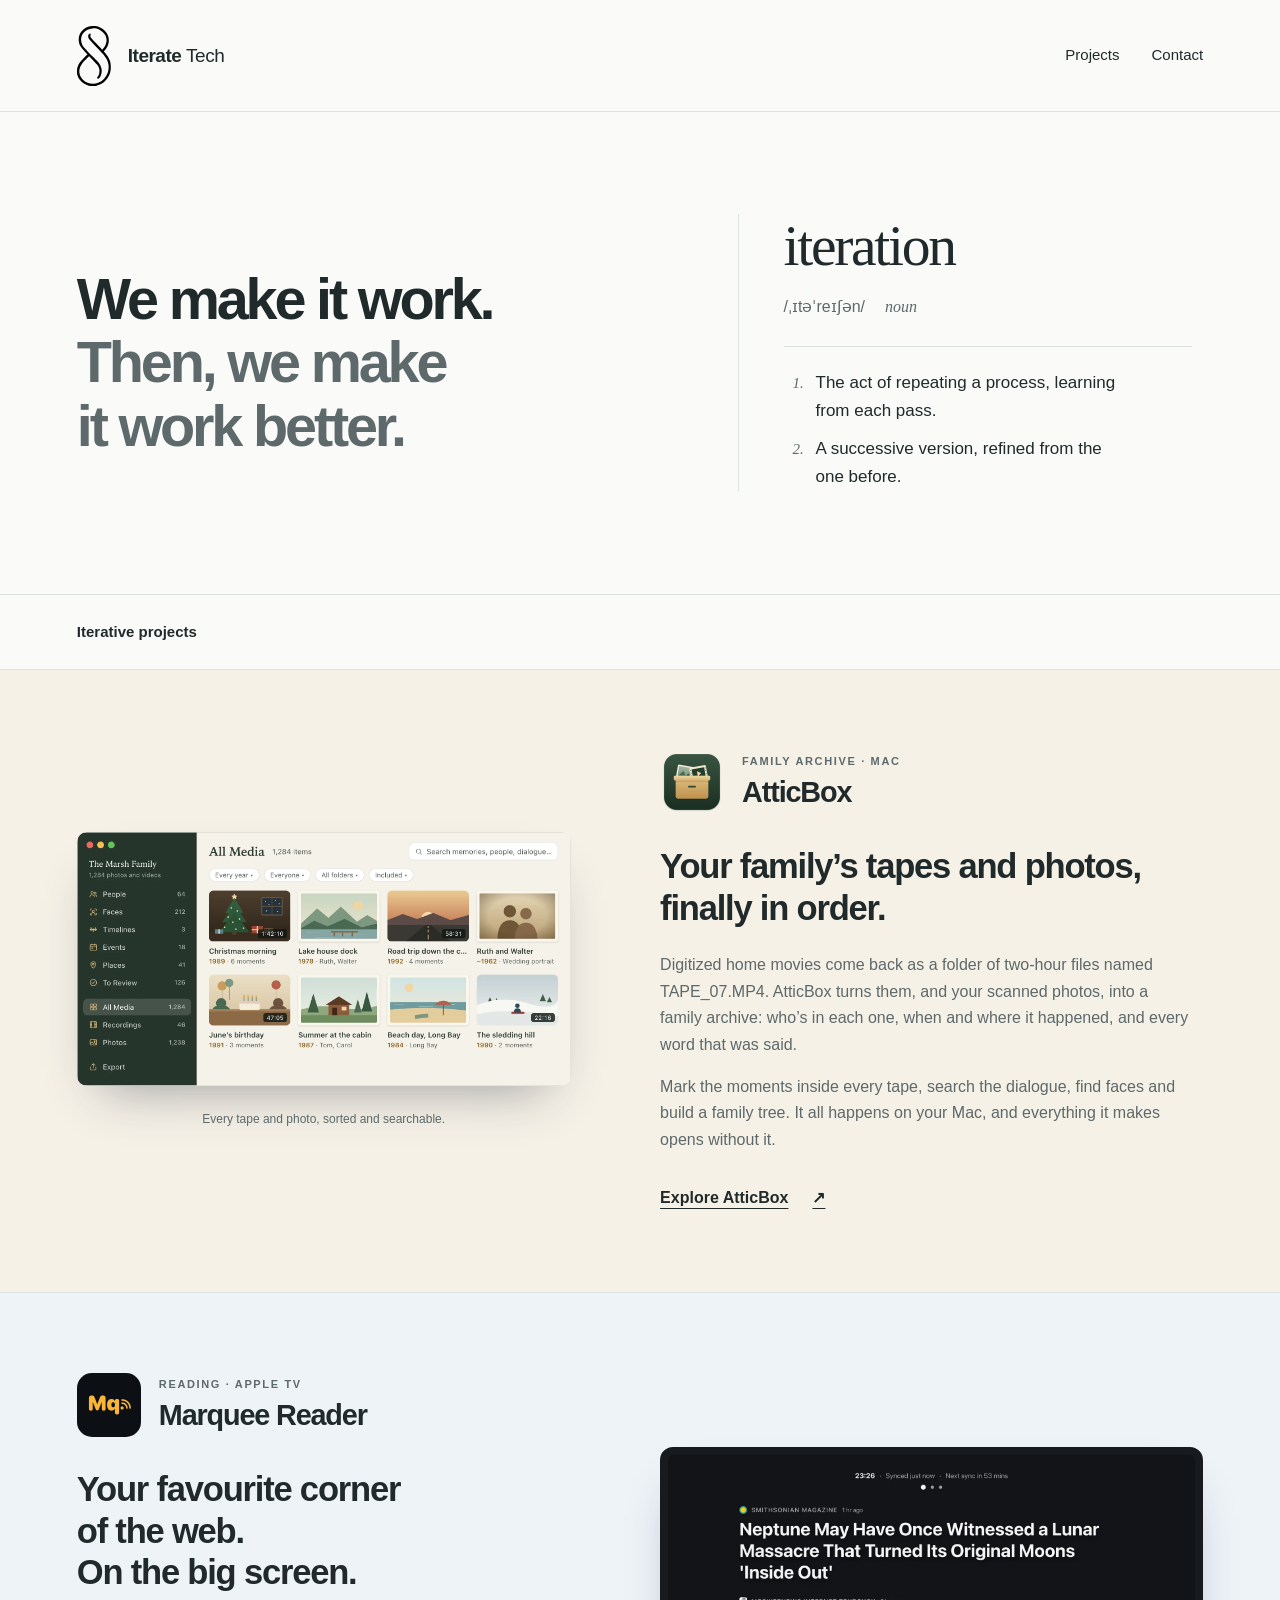
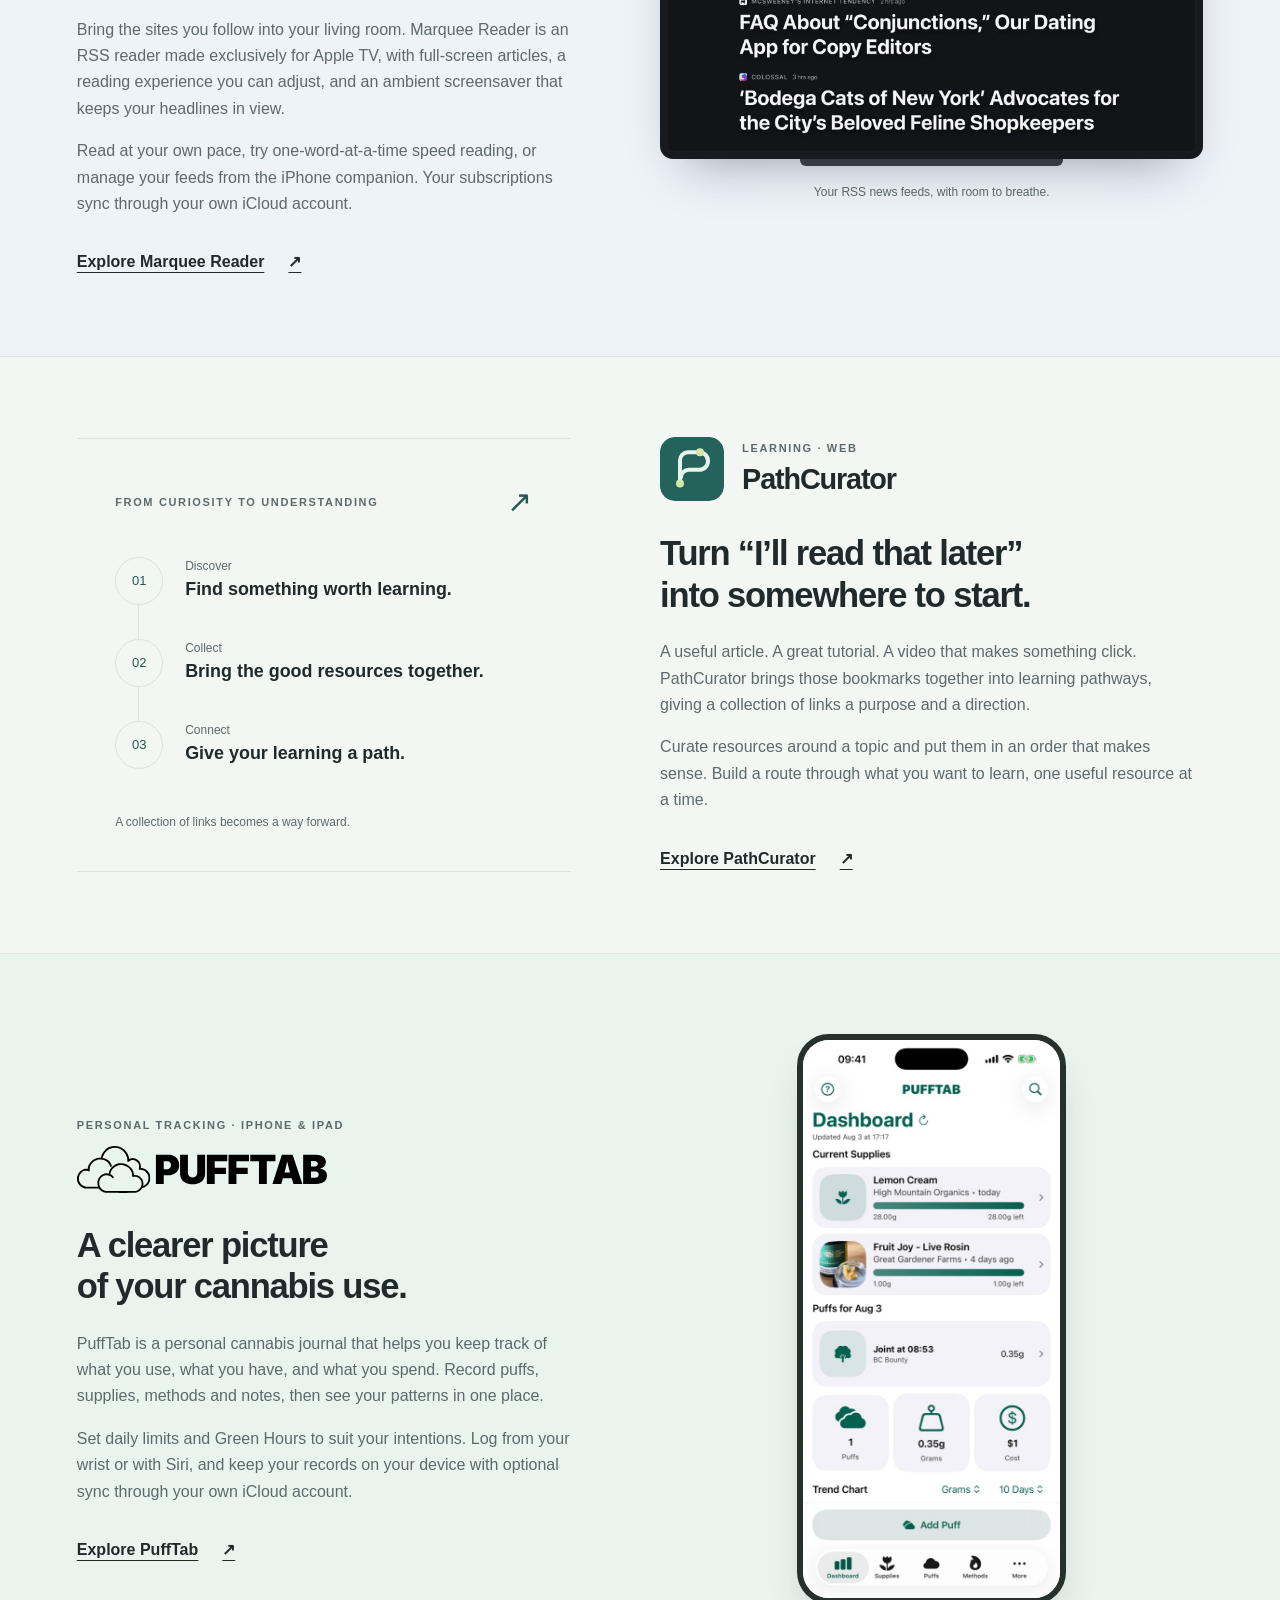
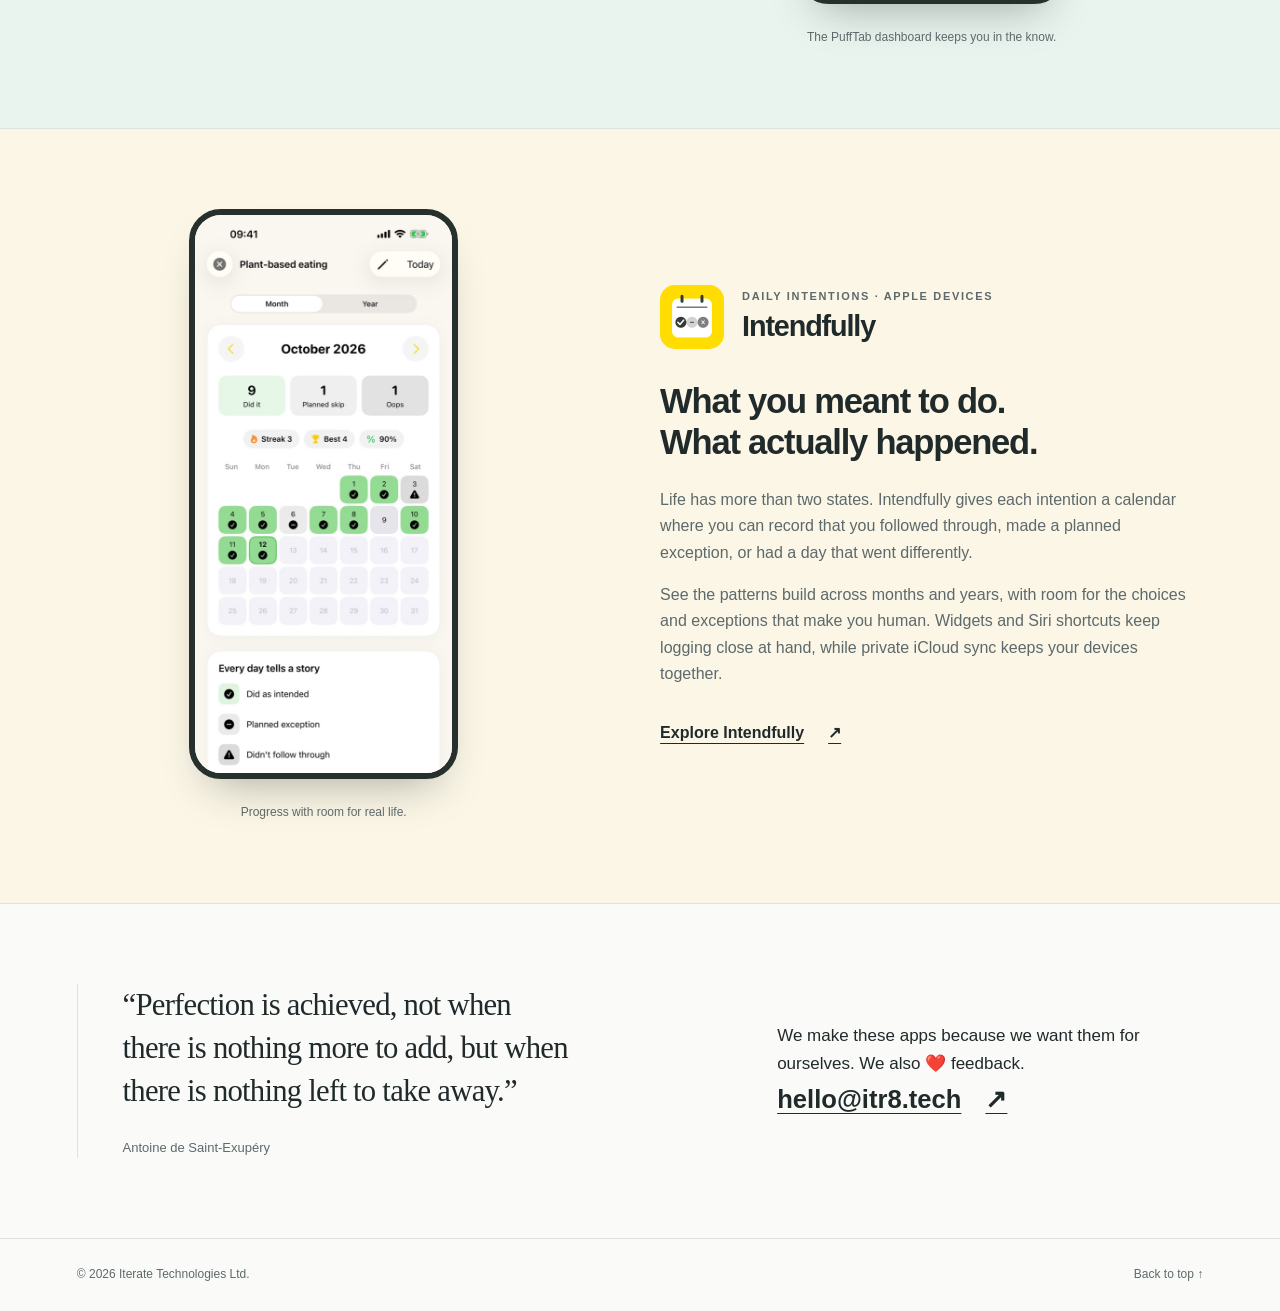
<file: index.html>
<!doctype html>
<html lang="en">
<head>
    <meta charset="utf-8">
    <meta name="viewport" content="width=device-width, initial-scale=1">
    <meta name="color-scheme" content="light dark">
    <meta name="description" content="Iterate Technologies - Explore AtticBox, Marquee Reader, PathCurator, PuffTab and Intendfully.">
    <title>Iterate Technologies - Explore AtticBox, Marquee Reader, PathCurator, PuffTab and Intendfully</title>
    <link rel="stylesheet" href="assets/site.css">
    <script>
        // Honour an existing theme preference; otherwise follow the device.
        try {
            const theme = localStorage.getItem('theme');
            if (theme === 'light' || theme === 'dark') document.documentElement.dataset.theme = theme;
        } catch (_) { /* Device colours also work when storage is unavailable. */ }
    </script>
</head>
<body id="top">
    <a class="skip-link" href="#main">Skip to content</a>
    <header class="site-header page-padding">
        <a class="brand" href="#top" aria-label="Iterate Technologies home">
            <span class="brand-mark"><img src="itr8.svg" width="273" height="156" alt=""></span>
            <span>Iterate <span class="brand-light">Tech</span></span>
        </a>
        <nav aria-label="Main navigation"><a href="#projects">Projects</a><a href="#contact">Contact</a></nav>
    </header>
    <main id="main">
        <section class="intro page-padding" aria-labelledby="intro-title">
            <div>
                <h1 id="intro-title">We make it work.<br><span>Then, we make<br class="desktop-break"> it work&nbsp;better.</span></h1>
            </div>
            <div class="dictionary-entry">
                <h2 id="iteration-title"><dfn>iteration</dfn></h2>
                <p class="dictionary-pronunciation"><span aria-label="Pronounced it-uh-RAY-shun">/ˌɪtəˈreɪʃən/</span><span class="dictionary-part">noun</span></p>
                <ol class="dictionary-definitions">
                    <li>The act of repeating a process, learning from each&nbsp;pass.</li>
                    <li>A successive version, refined from the one before.</li>
                </ol>
            </div>
        </section>

        <div class="projects-heading page-padding" id="projects"><h2>Iterative projects</h2></div>

        <section class="project atticbox page-padding" aria-labelledby="atticbox-title" id="atticbox">
            <div class="project-copy">
                <div class="project-identity"><img class="app-icon atticbox-icon" src="assets/atticbox-icon.png" width="80" height="80" alt="" loading="lazy"><div><p class="eyebrow">Family archive · Mac</p><h3 id="atticbox-title">AtticBox</h3></div></div>
                <p class="project-lead">Your family’s tapes and photos,<br class="desktop-break"> finally in order.</p>
                <p>Digitized home movies come back as a folder of two-hour files named TAPE_07.MP4. AtticBox turns them, and your scanned photos, into a family archive: who’s in each one, when and where it happened, and every word that was said.</p>
                <p>Mark the moments inside every tape, search the dialogue, find faces and build a family tree. It all happens on your Mac, and everything it makes opens without it.</p>
                <a class="text-link explore" href="https://atticbox.app">Explore AtticBox <span aria-hidden="true">↗</span></a>
            </div>
            <figure class="project-visual mac-visual">
                <img class="shot-light" src="assets/atticbox-window.webp" width="1760" height="906" alt="The AtticBox window: a sidebar of People, Faces, Timelines, Events and Places beside a grid of family photos and tapes with their years and running times" loading="lazy">
                <img class="shot-dark" src="assets/atticbox-window-dark.webp" width="1760" height="906" alt="The AtticBox window: a sidebar of People, Faces, Timelines, Events and Places beside a grid of family photos and tapes with their years and running times" loading="lazy">
                <figcaption>Every tape and photo, sorted and searchable.</figcaption>
            </figure>
        </section>

        <section class="project marquee page-padding" aria-labelledby="marquee-title" id="marquee-reader">
            <div class="project-copy">
                <div class="project-identity"><img class="app-icon marquee-icon" src="assets/marquee-icon.png" width="80" height="80" alt="" loading="lazy"><div><p class="eyebrow">Reading · Apple TV</p><h3 id="marquee-title">Marquee Reader</h3></div></div>
                <p class="project-lead">Your favourite corner of&nbsp;the&nbsp;web.<br>On the big screen.</p>
                <p>Bring the sites you follow into your living room. Marquee Reader is an RSS reader made exclusively for Apple TV, with full-screen articles, a reading experience you can adjust, and an ambient screensaver that keeps your headlines in view.</p>
                <p>Read at your own pace, try one-word-at-a-time speed reading, or manage your feeds from the iPhone companion. Your subscriptions sync through your own iCloud account.</p>
                <a class="text-link explore" href="https://marqueereader.app">Explore Marquee Reader <span aria-hidden="true">↗</span></a>
            </div>
            <figure class="project-visual tv-visual">
                <div class="tv-frame"><img src="assets/marquee-screensaver.webp" width="1600" height="900" alt="Marquee Reader’s Apple TV screensaver with three headlines and a clock on a dark background" loading="lazy"></div>
                <figcaption>Your RSS news feeds, with room to breathe.</figcaption>
            </figure>
        </section>

        <section class="project pathcurator page-padding" aria-labelledby="pathcurator-title" id="pathcurator">
            <div class="project-copy">
                <div class="project-identity"><img class="app-icon" src="assets/pathcurator-mark.svg" width="80" height="80" alt="" loading="lazy"><div><p class="eyebrow">Learning · Web</p><h3 id="pathcurator-title">PathCurator</h3></div></div>
                <p class="project-lead">Turn “I’ll read that later”<br>into somewhere to start.</p>
                <p>A useful article. A great tutorial. A video that makes something click. PathCurator brings those bookmarks together into learning pathways, giving a collection of links a purpose and a direction.</p>
                <p>Curate resources around a topic and put them in an order that makes sense. Build a route through what you want to learn, one useful resource at a time.</p>
                <a class="text-link explore" href="https://pathcurator.com">Explore PathCurator <span aria-hidden="true">↗</span></a>
            </div>
            <figure class="project-visual pathway-visual">
                <div class="pathway-heading"><span class="eyebrow">From curiosity to understanding</span><span class="pathway-symbol" aria-hidden="true">↗</span></div>
                <ol class="pathway"><li><span class="step-number">01</span><div><small>Discover</small><strong>Find something worth learning.</strong></div></li><li><span class="step-number">02</span><div><small>Collect</small><strong>Bring the good resources together.</strong></div></li><li><span class="step-number">03</span><div><small>Connect</small><strong>Give your learning a path.</strong></div></li></ol>
                <figcaption>A collection of links becomes a way forward.</figcaption>
            </figure>
        </section>

        <section class="project pufftab page-padding" aria-labelledby="pufftab-title" id="pufftab">
            <div class="project-copy">
                <div class="project-identity"><div><p class="eyebrow">Personal tracking · iPhone &amp; iPad</p><h3 id="pufftab-title"><span class="sr-only">PuffTab</span><img class="pufftab-wordmark" src="assets/pufftab-wordmark.svg?v=2" width="300" height="56" alt="" loading="lazy"></h3></div></div>
                <p class="project-lead">A clearer picture<br>of your cannabis use.</p>
                <p>PuffTab is a personal cannabis journal that helps you keep track of what you use, what you have, and what you spend. Record puffs, supplies, methods and notes, then see your patterns in one place.</p>
                <p>Set daily limits and Green Hours to suit your intentions. Log from your wrist or with Siri, and keep your records on your device with optional sync through your own iCloud account.</p>
                <a class="text-link explore" href="https://pufftab.com">Explore PuffTab <span aria-hidden="true">↗</span></a>
            </div>
            <figure class="project-visual phone-visual">
                <div class="phone-frame"><img src="assets/pufftab-dashboard.jpg" width="552" height="1200" alt="PuffTab dashboard showing supplies, a logged puff, and daily amount and cost totals" loading="lazy"></div>
                <figcaption>The PuffTab dashboard keeps you in the know.</figcaption>
            </figure>
        </section>

        <section class="project intendfully page-padding" aria-labelledby="intendfully-title" id="intendfully">
            <div class="project-copy">
                <div class="project-identity"><img class="app-icon" src="intendfully/icon-256.png" width="80" height="80" alt="" loading="lazy"><div><p class="eyebrow">Daily intentions · Apple devices</p><h3 id="intendfully-title">Intendfully</h3></div></div>
                <p class="project-lead">What you meant to do.<br>What actually happened.</p>
                <p>Life has more than two states. Intendfully gives each intention a calendar where you can record that you followed through, made a planned exception, or had a day that went differently.</p>
                <p>See the patterns build across months and years, with room for the choices and exceptions that make you human. Widgets and Siri shortcuts keep logging close at hand, while private iCloud sync keeps your devices together.</p>
                <a class="text-link explore" href="intendfully/">Explore Intendfully <span aria-hidden="true">↗</span></a>
            </div>
            <figure class="project-visual phone-visual">
                <div class="phone-frame"><img src="assets/intendfully-calendar.jpg" width="552" height="1200" alt="Intendfully’s monthly calendar showing days followed through, a planned exception and a day that went differently" loading="lazy"></div>
                <figcaption>Progress with room for real life.</figcaption>
            </figure>
        </section>

        <section class="contact page-padding" id="contact" aria-label="Contact">
            <figure class="philosophy">
                <blockquote cite="https://www.quotationspage.com/quote/26979.html">“Perfection is achieved, not when there is nothing more to add, but when there is nothing left to take&nbsp;away.”</blockquote>
                <figcaption>Antoine de Saint-Exupéry</figcaption>
            </figure>
            <div>
                We make these apps because we want them for ourselves. We also ❤️ feedback.
                <a class="text-link" href="mailto:hello@itr8.tech">hello@itr8.tech <span aria-hidden="true">↗</span></a>
            </div>
        </section>
    </main>
    <footer class="site-footer page-padding"><span>© 2026 Iterate Technologies Ltd.</span><a href="#top">Back to top ↑</a></footer>
</body>
</html>
</file>
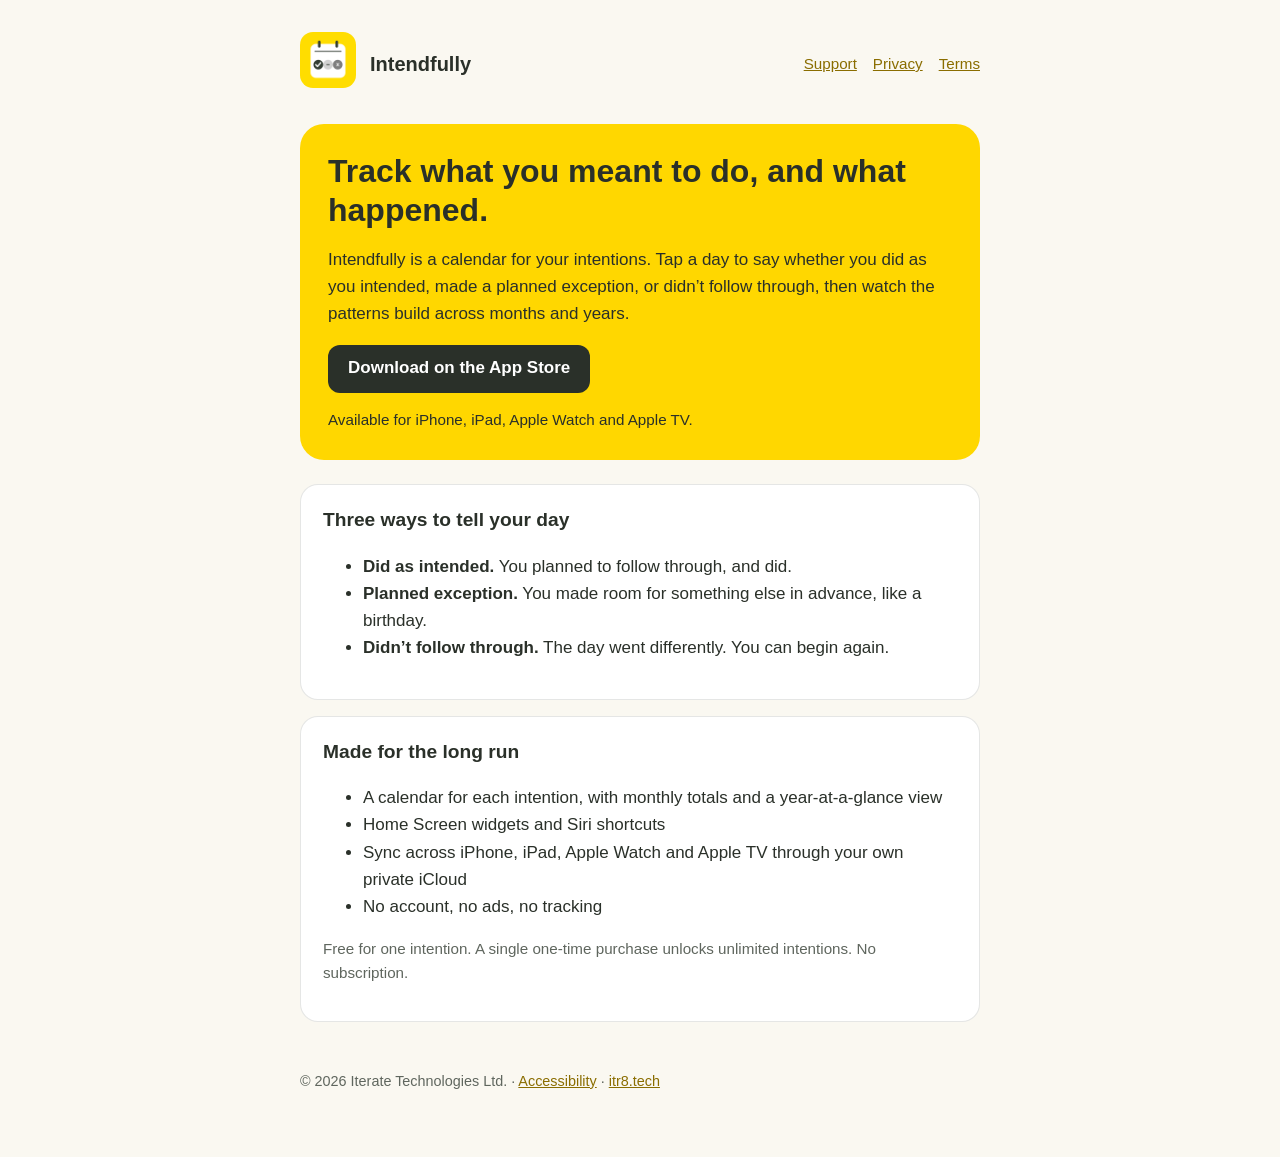
<file: intendfully/index.html>
<!doctype html>
<html lang="en">
<head>
  <meta charset="utf-8">
  <meta name="viewport" content="width=device-width, initial-scale=1">
  <meta name="color-scheme" content="light dark">
  <meta name="apple-itunes-app" content="app-id=6822105876">
  <title>Intendfully: track what you meant to do</title>
  <meta name="description" content="Intendfully tracks your intentions and your follow-through on a calendar, with three states instead of done or not done.">
  <link rel="icon" type="image/png" href="icon-256.png">
  <style>
    :root { color-scheme: light dark; --bg:#faf8f1; --card:#fff; --text:#2a3029; --muted:#5f665e; --border:rgba(42,48,41,.12); --accent:#ffd700; --ink:#2a3029; --link:#8a6d00; }
    @media (prefers-color-scheme: dark) { :root { --bg:#141614; --card:#1e211e; --text:#eef0ea; --muted:#a3a99f; --border:rgba(255,255,255,.12); --link:#ffd700; } }
    * { box-sizing: border-box; }
    body { margin:0; background:var(--bg); color:var(--text); font:17px/1.6 -apple-system, BlinkMacSystemFont, "Segoe UI", Roboto, sans-serif; }
    main { max-width: 720px; margin: 0 auto; padding: 32px 20px 64px; }
    header.site { display:flex; align-items:center; gap:14px; margin-bottom: 28px; }
    header.site img { width:56px; height:56px; border-radius:13px; }
    header.site a.name { font-weight:700; font-size:1.25rem; color:var(--text); text-decoration:none; }
    nav { margin-left:auto; display:flex; gap:16px; font-size:.95rem; }
    a { color:var(--link); }
    h1 { font-size:2rem; line-height:1.2; margin:.2em 0 .4em; }
    h2 { font-size:1.2rem; margin:1.8em 0 .4em; }
    p, li { color:var(--text); }
    .muted { color:var(--muted); font-size:.95rem; }
    .card { background:var(--card); border:1px solid var(--border); border-radius:18px; padding:20px 22px; margin:16px 0; }
    .hero { background:var(--accent); color:var(--ink); border-radius:24px; padding:28px; margin:8px 0 24px; }
    .hero h1 { margin-top:0; } .hero p { color:var(--ink); }
    .app-store-link { display:inline-flex; align-items:center; justify-content:center; min-height:48px; max-width:100%; padding:12px 20px; border-radius:12px; background:var(--ink); color:#fff; font-weight:700; line-height:1.3; text-align:center; text-decoration:none; }
    .app-store-link:hover { text-decoration:underline; }
    .app-store-link:focus-visible { outline:3px solid var(--ink); outline-offset:4px; }
    .hero .availability { margin-bottom:0; font-size:.95rem; }
    @media (max-width:480px) { header.site { flex-wrap:wrap; } nav { flex-basis:100%; margin-left:0; flex-wrap:wrap; } }
    footer { margin-top:48px; color:var(--muted); font-size:.9rem; }
  </style>
</head>
<body>
<main>
  <header class="site">
    <a href="./"><img src="icon-256.png" alt="Intendfully app icon"></a>
    <a class="name" href="./">Intendfully</a>
    <nav><a href="support.html">Support</a><a href="privacy.html">Privacy</a><a href="terms.html">Terms</a></nav>
  </header>

  <section class="hero">
    <h1>Track what you meant to do, and what happened.</h1>
    <p>Intendfully is a calendar for your intentions. Tap a day to say whether you did as you intended, made a planned exception, or didn&rsquo;t follow through, then watch the patterns build across months and years.</p>
    <a class="app-store-link" href="https://apps.apple.com/app/intendfully/id6822105876" aria-label="Download Intendfully on the App Store">Download on the App Store</a>
    <p class="availability">Available for iPhone, iPad, Apple Watch and Apple TV.</p>
  </section>
  <div class="card">
    <h2 style="margin-top:0">Three ways to tell your day</h2>
    <ul>
      <li><strong>Did as intended.</strong> You planned to follow through, and did.</li>
      <li><strong>Planned exception.</strong> You made room for something else in advance, like a birthday.</li>
      <li><strong>Didn&rsquo;t follow through.</strong> The day went differently. You can begin again.</li>
    </ul>
  </div>
  <div class="card">
    <h2 style="margin-top:0">Made for the long run</h2>
    <ul>
      <li>A calendar for each intention, with monthly totals and a year-at-a-glance view</li>
      <li>Home Screen widgets and Siri shortcuts</li>
      <li>Sync across iPhone, iPad, Apple Watch and Apple TV through your own private iCloud</li>
      <li>No account, no ads, no tracking</li>
    </ul>
    <p class="muted">Free for one intention. A single one-time purchase unlocks unlimited intentions. No subscription.</p>
  </div>

  <footer>&copy; 2026 Iterate Technologies Ltd. &middot; <a href="accessibility.html">Accessibility</a> &middot; <a href="https://itr8.tech/">itr8.tech</a></footer>
</main>
</body>
</html>
</file>
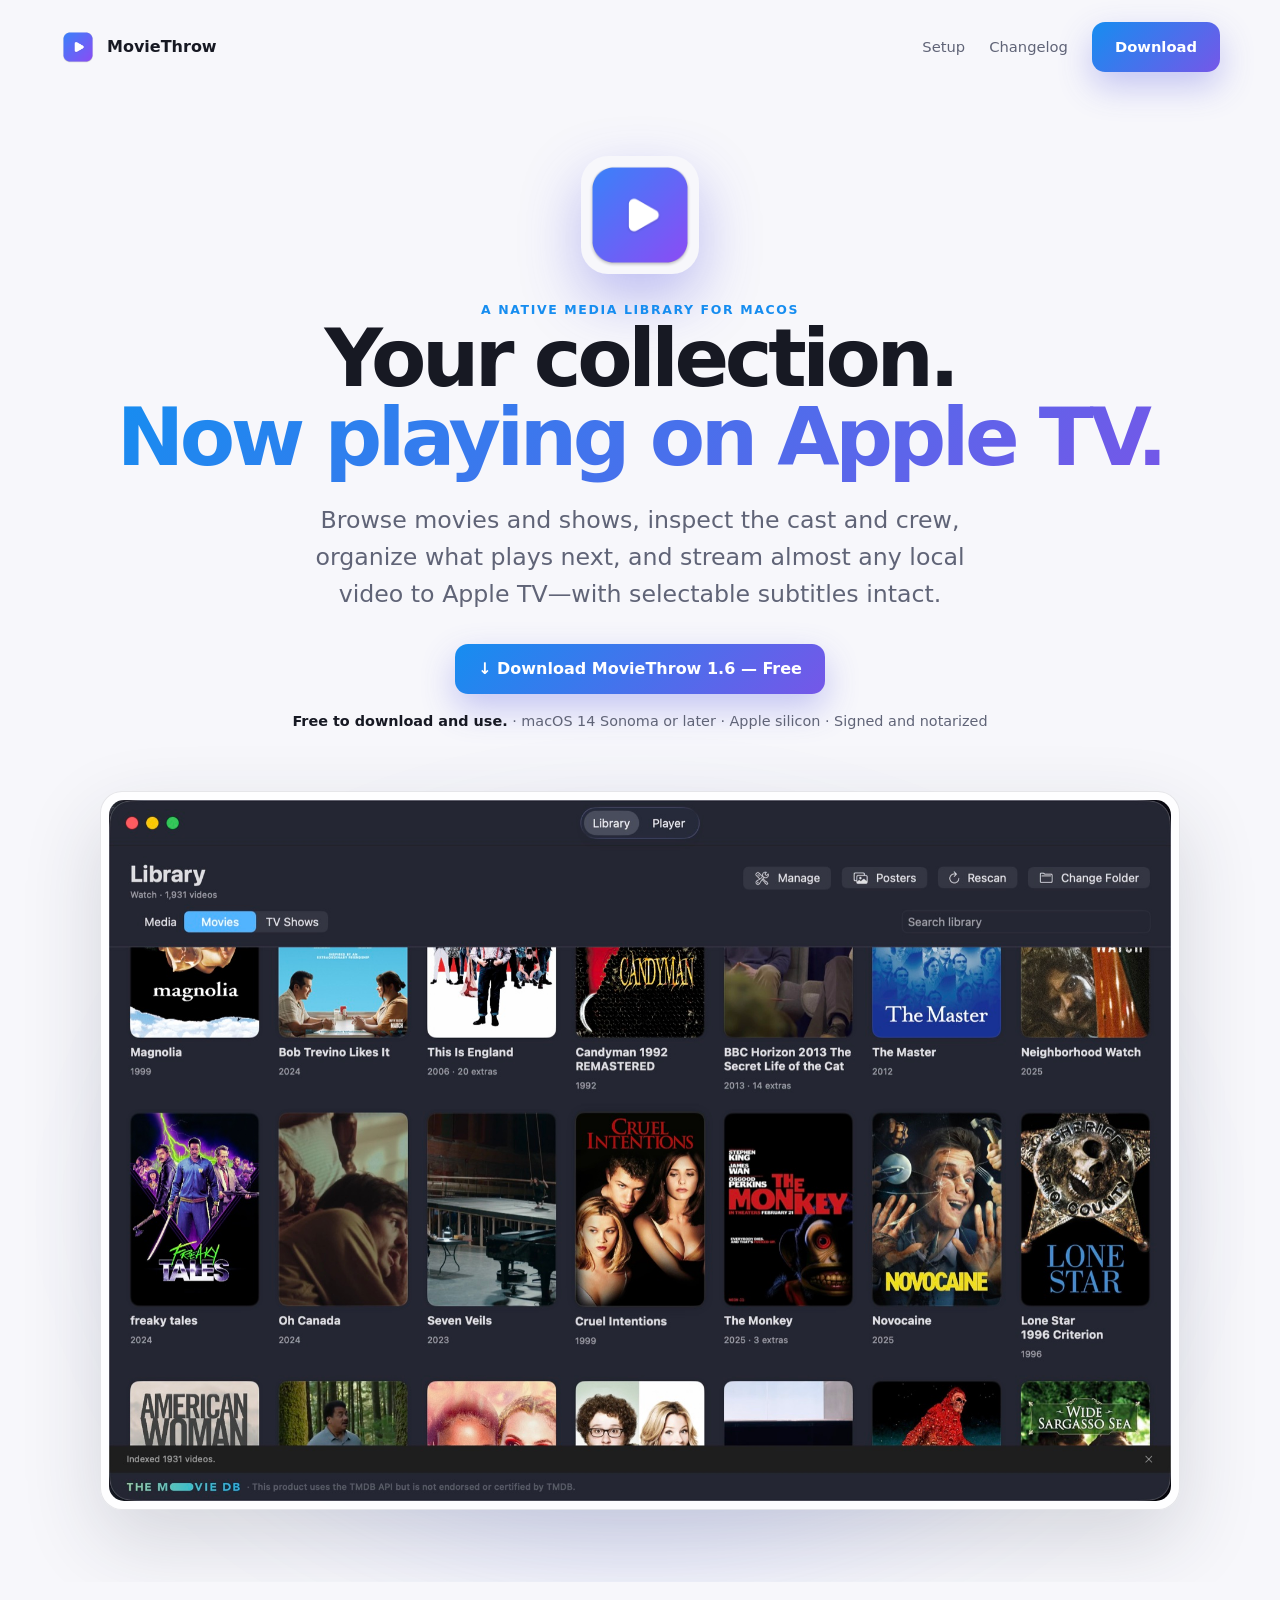
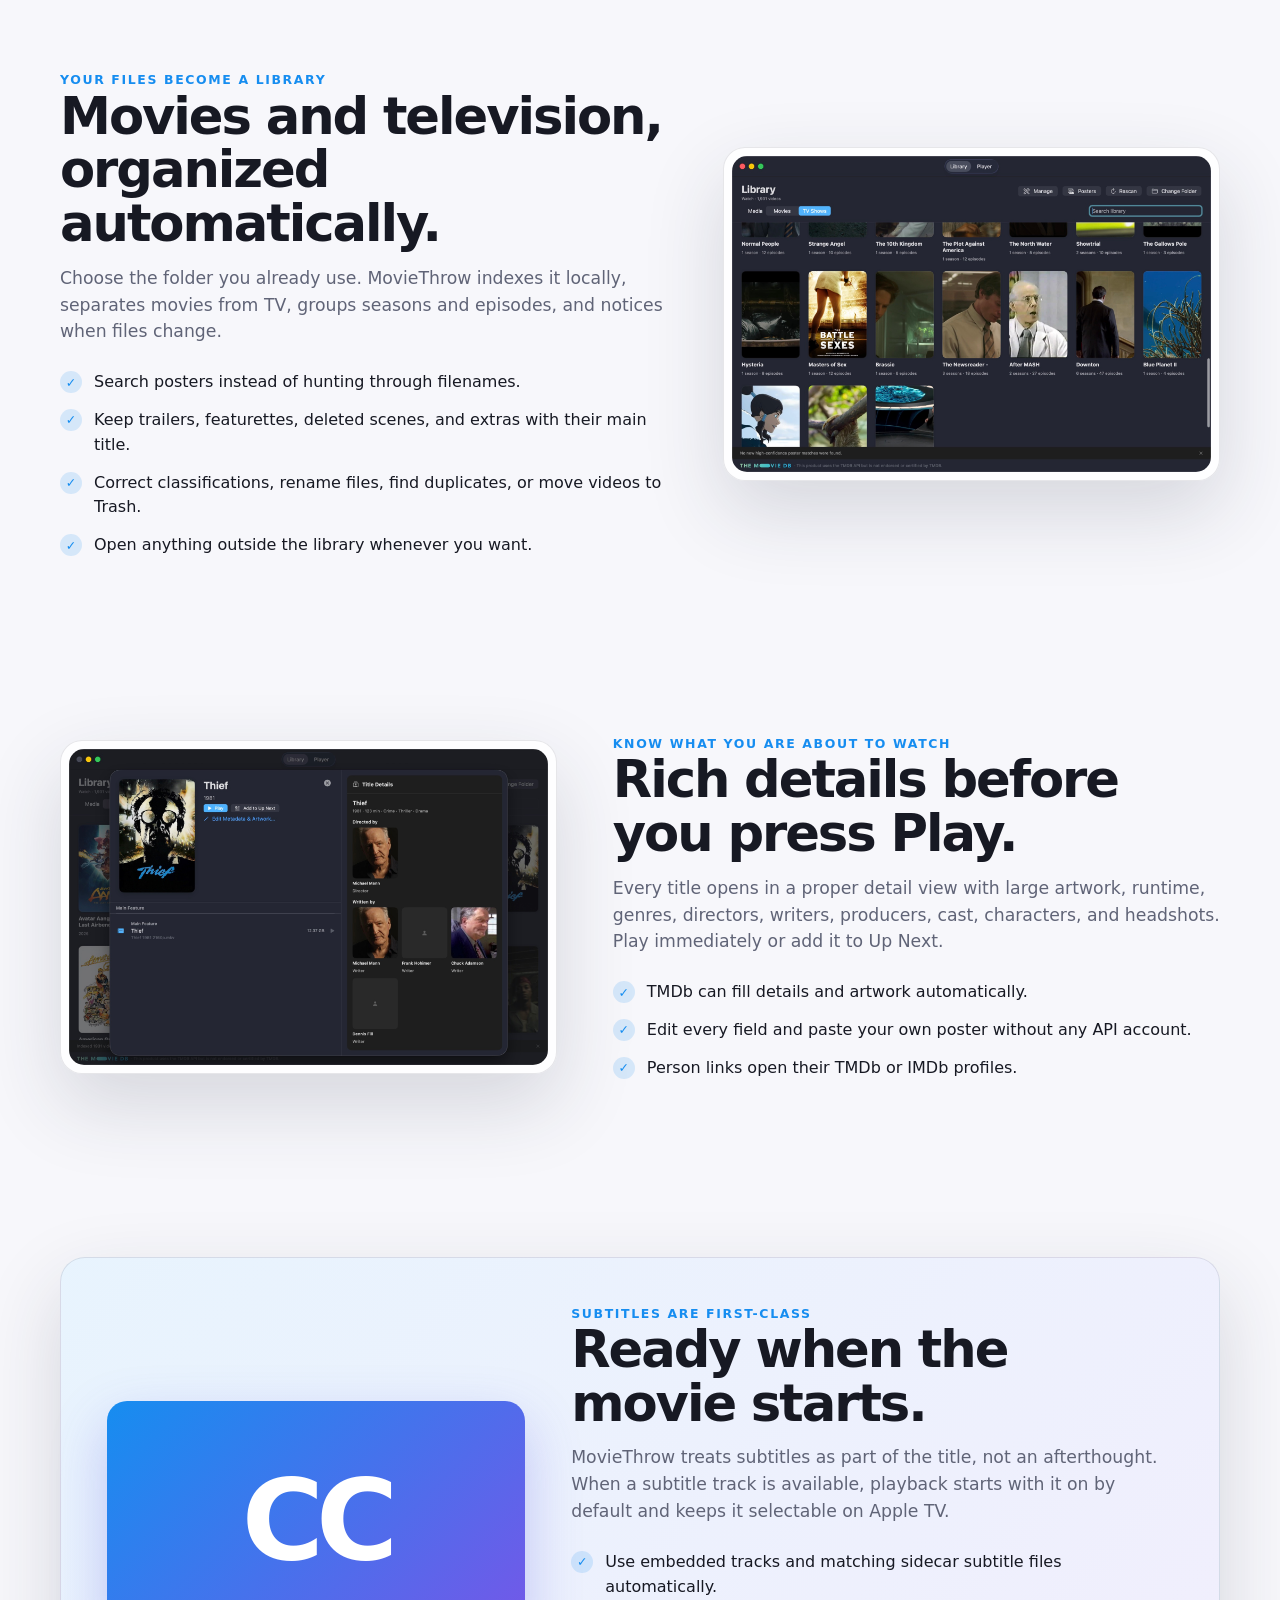
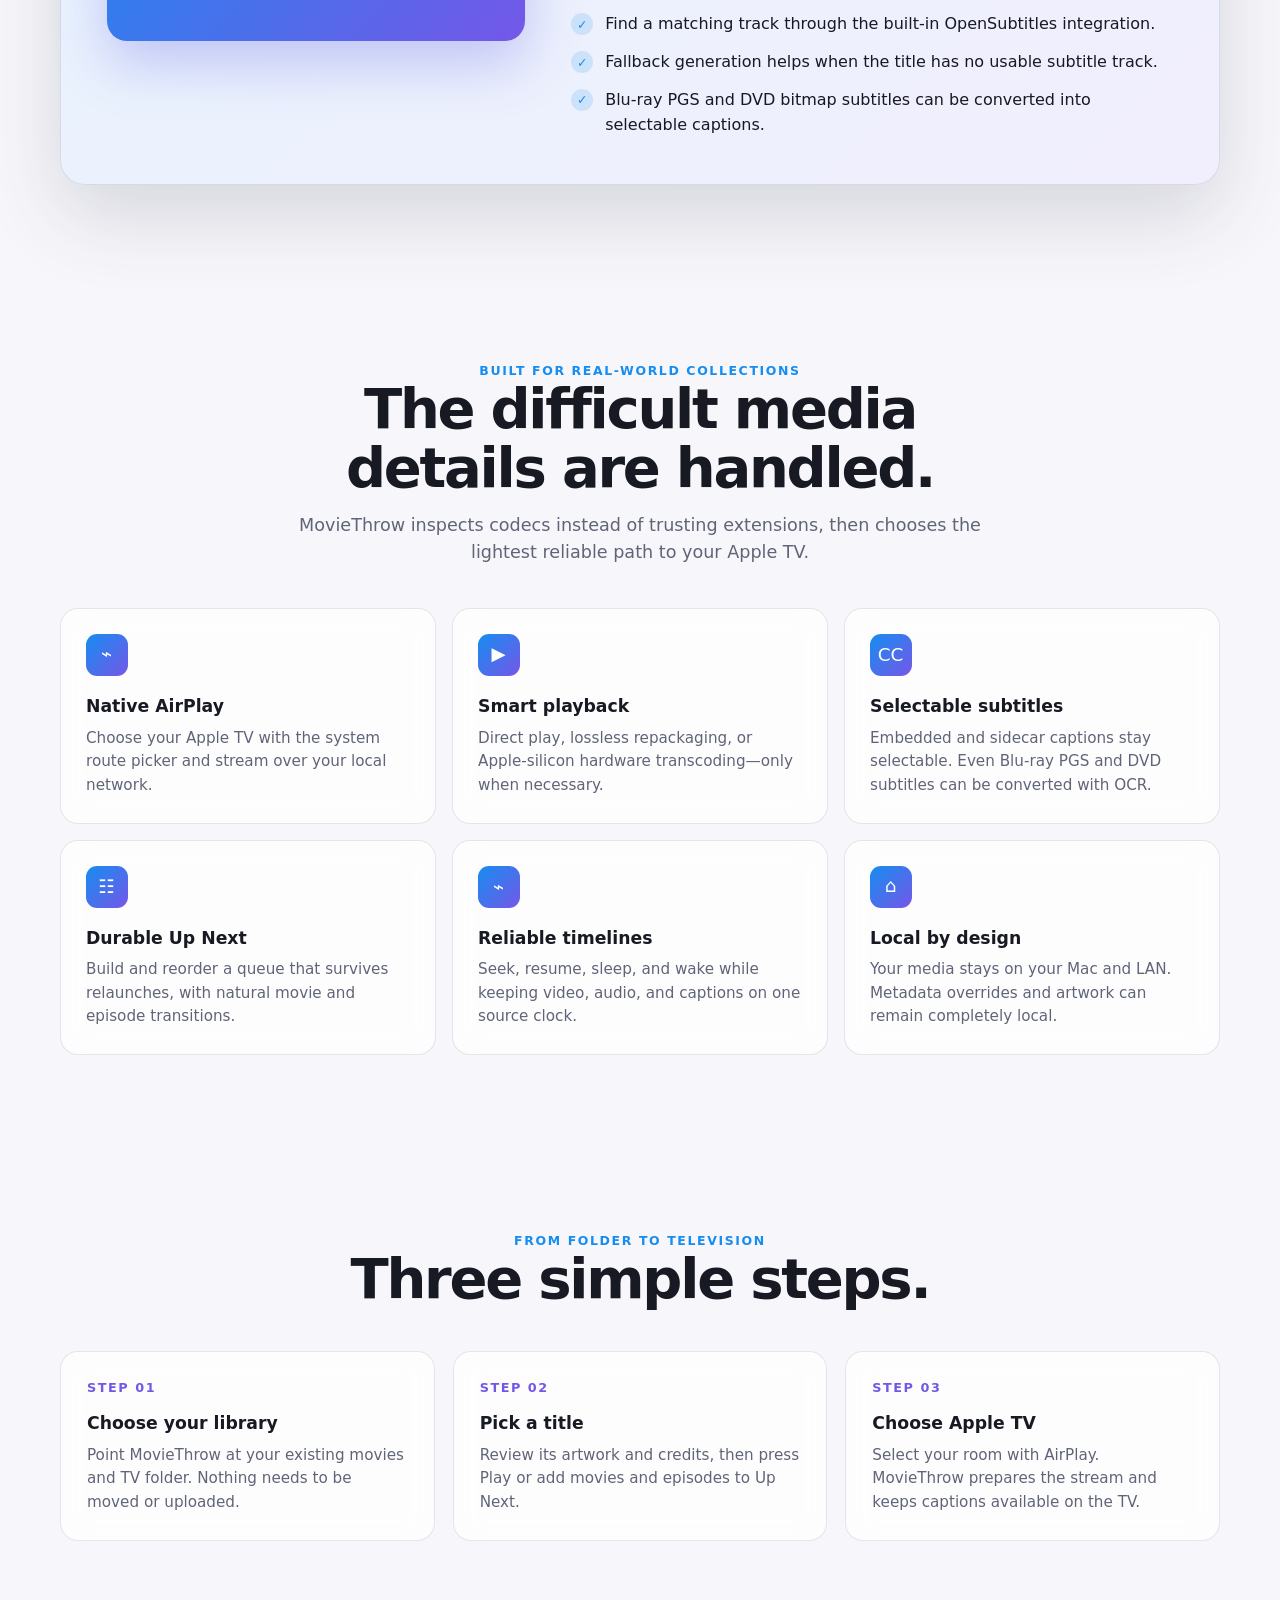
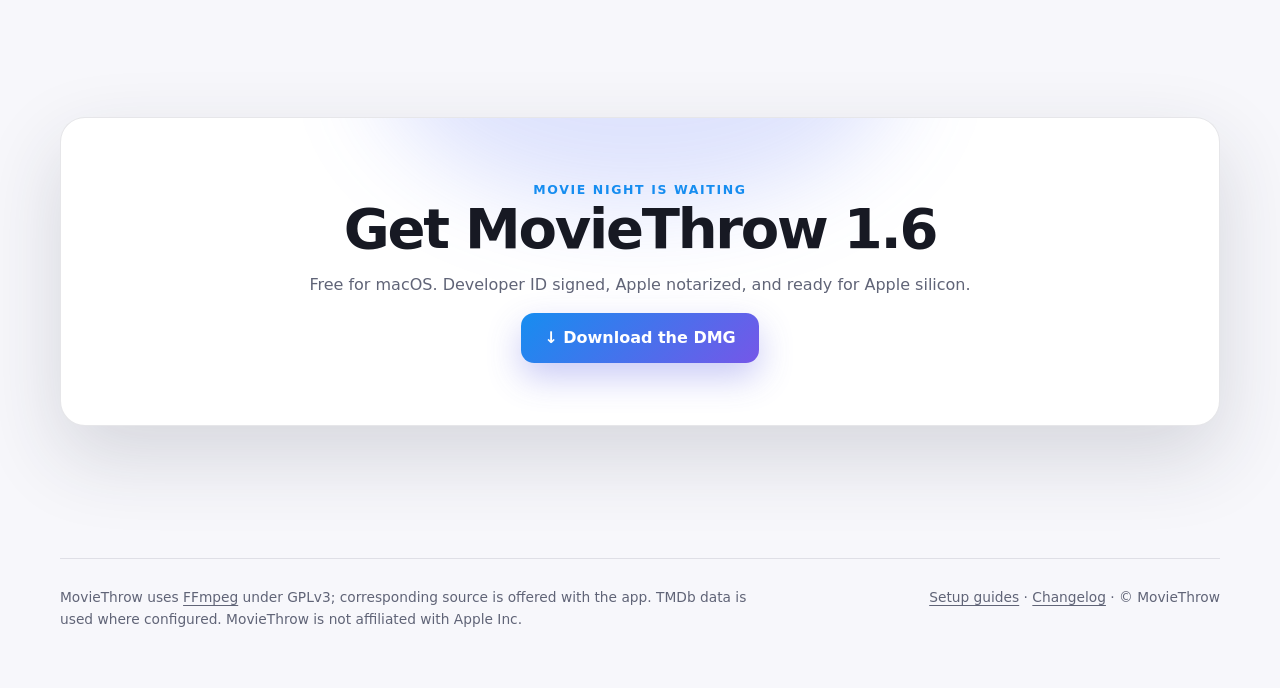
<file: moviethrow/index.html>
<!doctype html>
<html lang="en">
<head>
  <meta charset="utf-8">
  <meta name="viewport" content="width=device-width, initial-scale=1">
  <meta name="color-scheme" content="light dark">
  <title>MovieThrow — Your movie library, on Apple TV</title>
  <meta name="description" content="Browse and manage a local movie and TV library on your Mac, then stream it to Apple TV with rich title details, queues, and selectable subtitles.">
  <meta property="og:type" content="website">
  <meta property="og:title" content="MovieThrow — Your movie library, on Apple TV">
  <meta property="og:description" content="A native Mac media library built for Apple TV playback — rich details, smart format handling, and subtitles included.">
  <meta property="og:image" content="library.jpg">
  <meta name="twitter:card" content="summary_large_image">
  <link rel="icon" type="image/png" href="icon-256.png">
  <style>
    :root {
      color-scheme: light dark;
      --bg: #f7f7fb;
      --surface: rgba(255, 255, 255, .78);
      --surface-solid: #fff;
      --surface-soft: #eff1f8;
      --text: #171923;
      --muted: #606477;
      --border: rgba(31, 35, 55, .11);
      --blue: #168df0;
      --purple: #7557e8;
      --shadow: 0 30px 80px rgba(38, 42, 65, .16);
      --glow: rgba(76, 102, 241, .18);
      --gradient: linear-gradient(135deg, var(--blue), var(--purple));
    }
    @media (prefers-color-scheme: dark) {
      :root {
        --bg: #090a11;
        --surface: rgba(24, 26, 38, .78);
        --surface-solid: #151722;
        --surface-soft: #10121b;
        --text: #f3f4f8;
        --muted: #a4a8b8;
        --border: rgba(255, 255, 255, .1);
        --shadow: 0 34px 90px rgba(0, 0, 0, .55);
        --glow: rgba(104, 88, 255, .25);
      }
    }
    * { box-sizing: border-box; }
    html { scroll-behavior: smooth; }
    body {
      margin: 0;
      background:
        radial-gradient(circle at 50% -10%, var(--glow), transparent 34rem),
        var(--bg);
      color: var(--text);
      font-family: -apple-system, BlinkMacSystemFont, "SF Pro Display", "Inter", system-ui, sans-serif;
      line-height: 1.55;
      -webkit-font-smoothing: antialiased;
    }
    a { color: inherit; text-decoration: none; }
    img { display: block; max-width: 100%; height: auto; }
    .wrap { width: min(1160px, calc(100% - 40px)); margin-inline: auto; }
    .eyebrow {
      color: var(--blue); font-size: .78rem; font-weight: 750; letter-spacing: .13em;
      text-transform: uppercase;
    }
    .nav {
      display: flex; align-items: center; justify-content: space-between; padding-block: 22px;
    }
    .brand { display: flex; align-items: center; gap: 11px; font-weight: 760; }
    .brand img { width: 36px; height: 36px; border-radius: 9px; }
    .nav-links { display: flex; align-items: center; gap: 24px; color: var(--muted); font-size: .92rem; }
    .nav-links a:hover { color: var(--text); }
    .hero { padding: 62px 0 72px; text-align: center; overflow: hidden; }
    .hero-icon {
      width: 118px; height: 118px; margin: 0 auto 26px; border-radius: 27px;
      box-shadow: 0 24px 58px rgba(76, 78, 224, .35);
    }
    h1, h2, h3, p { margin-top: 0; }
    h1 {
      max-width: 1120px; margin: 0 auto; font-size: clamp(3rem, 6.3vw, 5.1rem);
      line-height: .98; letter-spacing: -.055em; font-weight: 850;
    }
    .gradient {
      background: var(--gradient); background-clip: text; -webkit-background-clip: text;
      color: transparent; -webkit-text-fill-color: transparent;
    }
    .hero-title-line { white-space: nowrap; }
    .lead {
      max-width: 720px; margin: 25px auto 0; color: var(--muted);
      font-size: clamp(1.15rem, 2.3vw, 1.48rem);
    }
    .actions { display: flex; justify-content: center; gap: 12px; flex-wrap: wrap; margin-top: 32px; }
    .button {
      display: inline-flex; align-items: center; justify-content: center; gap: 9px;
      min-height: 50px; padding: 0 23px; border-radius: 13px; font-weight: 700;
      border: 1px solid var(--border); transition: transform .16s ease, box-shadow .16s ease;
    }
    .button:hover { transform: translateY(-2px); }
    .primary { background: var(--gradient); color: #fff; border: 0; box-shadow: 0 14px 34px rgba(75, 79, 225, .3); }
    .secondary { background: var(--surface); backdrop-filter: blur(14px); }
    .requirements { margin: 16px 0 0; color: var(--muted); font-size: .9rem; }
    .free-note { color: var(--text); font-weight: 760; }
    .hero-shot { position: relative; margin: 58px auto 0; max-width: 1080px; }
    .hero-shot::before {
      content: ""; position: absolute; inset: 12% 7% -4%; background: var(--glow);
      filter: blur(70px); border-radius: 50%; z-index: -1;
    }
    .window {
      padding: 8px; background: color-mix(in srgb, var(--surface-solid) 88%, transparent);
      border: 1px solid var(--border); border-radius: 22px; box-shadow: var(--shadow);
    }
    .window img { width: 100%; height: auto; aspect-ratio: 1800 / 1189; border-radius: 15px; }
    section { padding: 88px 0; }
    .section-heading { max-width: 700px; margin-bottom: 42px; }
    .section-heading.center { text-align: center; margin-inline: auto; }
    h2 { margin-bottom: 14px; font-size: clamp(2.1rem, 4.6vw, 3.5rem); line-height: 1.05; letter-spacing: -.04em; }
    .section-heading p { color: var(--muted); font-size: 1.1rem; }
    .showcase {
      display: grid; grid-template-columns: 1.1fr .9fr; gap: 56px; align-items: center;
    }
    .showcase.reverse { grid-template-columns: .9fr 1.1fr; }
    .showcase-copy h2 { font-size: clamp(2rem, 4vw, 3.25rem); }
    .showcase-copy > p { color: var(--muted); font-size: 1.08rem; }
    .ticks { display: grid; gap: 13px; margin-top: 25px; }
    .tick { display: grid; grid-template-columns: 24px 1fr; gap: 10px; align-items: start; }
    .tick-mark {
      width: 22px; height: 22px; display: grid; place-items: center; margin-top: 1px;
      border-radius: 50%; background: color-mix(in srgb, var(--blue) 15%, transparent);
      color: var(--blue); font-size: .78rem; font-weight: 800;
    }
    .subtitle-feature {
      display: grid; grid-template-columns: .82fr 1.18fr; gap: 46px; align-items: center;
      padding: 46px; border: 1px solid var(--border); border-radius: 25px;
      background: linear-gradient(135deg, color-mix(in srgb, var(--blue) 10%, var(--surface-solid)), color-mix(in srgb, var(--purple) 10%, var(--surface-solid)));
      box-shadow: var(--shadow);
    }
    .subtitle-mark {
      min-height: 240px; display: grid; place-items: center; border-radius: 20px;
      color: white; background: var(--gradient); font-size: clamp(4rem, 9vw, 7rem);
      font-weight: 850; letter-spacing: -.07em; box-shadow: 0 22px 55px rgba(75, 79, 225, .28);
    }
    .features { display: grid; grid-template-columns: repeat(3, 1fr); gap: 16px; }
    .card {
      padding: 25px; border: 1px solid var(--border); border-radius: 18px;
      background: var(--surface); backdrop-filter: blur(14px);
    }
    .card-icon {
      width: 42px; height: 42px; display: grid; place-items: center; margin-bottom: 17px;
      border-radius: 11px; background: var(--gradient); color: white; font-size: 1.15rem;
    }
    .card h3 { margin-bottom: 7px; font-size: 1.08rem; }
    .card p { margin-bottom: 0; color: var(--muted); font-size: .95rem; }
    .steps { display: grid; grid-template-columns: repeat(3, 1fr); gap: 18px; }
    .step { padding: 26px; text-align: left; }
    .step-number { color: var(--purple); font-size: .8rem; font-weight: 800; letter-spacing: .12em; }
    .step h3 { margin: 12px 0 7px; }
    .download {
      position: relative; overflow: hidden; padding: 62px 28px; text-align: center;
      background: var(--surface-solid); border: 1px solid var(--border); border-radius: 25px;
      box-shadow: var(--shadow);
    }
    .download::before {
      content: ""; position: absolute; width: 520px; height: 300px; top: -210px; left: 50%;
      transform: translateX(-50%); border-radius: 50%; background: var(--glow); filter: blur(45px);
    }
    .download > * { position: relative; }
    .download p { color: var(--muted); }
    footer { padding: 44px 0 58px; color: var(--muted); font-size: .86rem; }
    .footer-inner { display: flex; justify-content: space-between; gap: 24px; border-top: 1px solid var(--border); padding-top: 28px; }
    .footer-inner p { margin: 0; max-width: 700px; }
    footer a { text-decoration: underline; text-underline-offset: 3px; }
    @media (max-width: 880px) {
      .showcase, .showcase.reverse { grid-template-columns: 1fr; gap: 30px; }
      .subtitle-feature { grid-template-columns: 1fr; }
      .showcase.reverse .showcase-copy { order: -1; }
      .features, .steps { grid-template-columns: repeat(2, 1fr); }
    }
    @media (max-width: 620px) {
      .wrap { width: min(100% - 28px, 1160px); }
      .nav-links a:not(.button) { display: none; }
      .hero { padding-top: 38px; }
      .hero-icon { width: 92px; height: 92px; border-radius: 22px; }
      .hero-title-line { white-space: normal; }
      .features, .steps { grid-template-columns: 1fr; }
      .subtitle-feature { padding: 28px; }
      section { padding: 64px 0; }
      .footer-inner { flex-direction: column; }
    }
  </style>
</head>
<body>
  <nav class="wrap nav" aria-label="Primary navigation">
    <a class="brand" href="#top"><img src="icon-256.png" alt="">MovieThrow</a>
    <div class="nav-links">
      <a href="setup.html">Setup</a>
      <a href="changelog.html">Changelog</a>
      <a class="button primary" href="https://github.com/itr8tech/itr8.tech/releases/latest/download/MovieThrow-1.6.dmg" download>Download</a>
    </div>
  </nav>

  <main id="top">
    <header class="hero">
      <div class="wrap">
        <img class="hero-icon" src="icon.png" alt="MovieThrow app icon" width="118" height="118">
        <div class="eyebrow">A native media library for macOS</div>
        <h1>Your collection.<br><span class="gradient hero-title-line">Now playing on Apple TV.</span></h1>
        <p class="lead">Browse movies and shows, inspect the cast and crew, organize what plays next, and stream almost any local video to Apple TV—with selectable subtitles intact.</p>
        <div class="actions">
          <a class="button primary" href="https://github.com/itr8tech/itr8.tech/releases/latest/download/MovieThrow-1.6.dmg" download>↓ Download MovieThrow 1.6 — Free</a>
        </div>
        <p class="requirements"><span class="free-note">Free to download and use.</span> · macOS 14 Sonoma or later · Apple silicon · Signed and notarized</p>
        <div class="hero-shot window">
          <img src="library.jpg" alt="MovieThrow library showing a grid of local movie posters" width="1800" height="1189">
        </div>
      </div>
    </header>

    <section id="library">
      <div class="wrap showcase">
        <div class="showcase-copy">
          <div class="eyebrow">Your files become a library</div>
          <h2>Movies and television, organized automatically.</h2>
          <p>Choose the folder you already use. MovieThrow indexes it locally, separates movies from TV, groups seasons and episodes, and notices when files change.</p>
          <div class="ticks">
            <div class="tick"><span class="tick-mark">✓</span><span>Search posters instead of hunting through filenames.</span></div>
            <div class="tick"><span class="tick-mark">✓</span><span>Keep trailers, featurettes, deleted scenes, and extras with their main title.</span></div>
            <div class="tick"><span class="tick-mark">✓</span><span>Correct classifications, rename files, find duplicates, or move videos to Trash.</span></div>
            <div class="tick"><span class="tick-mark">✓</span><span>Open anything outside the library whenever you want.</span></div>
          </div>
        </div>
        <div class="window"><img src="television.jpg" alt="MovieThrow library organizing local television into shows, seasons, and episodes" width="1800" height="1189" loading="lazy"></div>
      </div>
    </section>

    <section>
      <div class="wrap showcase reverse">
        <div class="window"><img src="details.jpg" alt="MovieThrow title sheet with poster, playback controls, director, writers, and headshots" width="1800" height="1189" loading="lazy"></div>
        <div class="showcase-copy">
          <div class="eyebrow">Know what you are about to watch</div>
          <h2>Rich details before you press Play.</h2>
          <p>Every title opens in a proper detail view with large artwork, runtime, genres, directors, writers, producers, cast, characters, and headshots. Play immediately or add it to Up Next.</p>
          <div class="ticks">
            <div class="tick"><span class="tick-mark">✓</span><span>TMDb can fill details and artwork automatically.</span></div>
            <div class="tick"><span class="tick-mark">✓</span><span>Edit every field and paste your own poster without any API account.</span></div>
            <div class="tick"><span class="tick-mark">✓</span><span>Person links open their TMDb or IMDb profiles.</span></div>
          </div>
        </div>
      </div>
    </section>

    <section id="subtitles">
      <div class="wrap subtitle-feature">
        <div class="subtitle-mark" aria-hidden="true">CC</div>
        <div class="showcase-copy">
          <div class="eyebrow">Subtitles are first-class</div>
          <h2>Ready when the<br>movie starts.</h2>
          <p>MovieThrow treats subtitles as part of the title, not an afterthought. When a subtitle track is available, playback starts with it on by default and keeps it selectable on Apple TV.</p>
          <div class="ticks">
            <div class="tick"><span class="tick-mark">✓</span><span>Use embedded tracks and matching sidecar subtitle files automatically.</span></div>
            <div class="tick"><span class="tick-mark">✓</span><span>Find a matching track through the built-in OpenSubtitles integration.</span></div>
            <div class="tick"><span class="tick-mark">✓</span><span>Fallback generation helps when the title has no usable subtitle track.</span></div>
            <div class="tick"><span class="tick-mark">✓</span><span>Blu-ray PGS and DVD bitmap subtitles can be converted into selectable captions.</span></div>
          </div>
        </div>
      </div>
    </section>

    <section id="features">
      <div class="wrap">
        <div class="section-heading center">
          <div class="eyebrow">Built for real-world collections</div>
          <h2>The difficult media details are handled.</h2>
          <p>MovieThrow inspects codecs instead of trusting extensions, then chooses the lightest reliable path to your Apple TV.</p>
        </div>
        <div class="features">
          <article class="card"><div class="card-icon">⌁</div><h3>Native AirPlay</h3><p>Choose your Apple TV with the system route picker and stream over your local network.</p></article>
          <article class="card"><div class="card-icon">▶</div><h3>Smart playback</h3><p>Direct play, lossless repackaging, or Apple-silicon hardware transcoding—only when necessary.</p></article>
          <article class="card"><div class="card-icon">CC</div><h3>Selectable subtitles</h3><p>Embedded and sidecar captions stay selectable. Even Blu-ray PGS and DVD subtitles can be converted with OCR.</p></article>
          <article class="card"><div class="card-icon">☷</div><h3>Durable Up Next</h3><p>Build and reorder a queue that survives relaunches, with natural movie and episode transitions.</p></article>
          <article class="card"><div class="card-icon">⌁</div><h3>Reliable timelines</h3><p>Seek, resume, sleep, and wake while keeping video, audio, and captions on one source clock.</p></article>
          <article class="card"><div class="card-icon">⌂</div><h3>Local by design</h3><p>Your media stays on your Mac and LAN. Metadata overrides and artwork can remain completely local.</p></article>
        </div>
      </div>
    </section>

    <section id="how">
      <div class="wrap">
        <div class="section-heading center"><div class="eyebrow">From folder to television</div><h2>Three simple steps.</h2></div>
        <div class="steps">
          <article class="card step"><div class="step-number">STEP 01</div><h3>Choose your library</h3><p>Point MovieThrow at your existing movies and TV folder. Nothing needs to be moved or uploaded.</p></article>
          <article class="card step"><div class="step-number">STEP 02</div><h3>Pick a title</h3><p>Review its artwork and credits, then press Play or add movies and episodes to Up Next.</p></article>
          <article class="card step"><div class="step-number">STEP 03</div><h3>Choose Apple TV</h3><p>Select your room with AirPlay. MovieThrow prepares the stream and keeps captions available on the TV.</p></article>
        </div>
      </div>
    </section>

    <section>
      <div class="wrap download">
        <div class="eyebrow">Movie night is waiting</div>
        <h2>Get MovieThrow 1.6</h2>
        <p>Free for macOS. Developer ID signed, Apple notarized, and ready for Apple silicon.</p>
        <a class="button primary" href="https://github.com/itr8tech/itr8.tech/releases/latest/download/MovieThrow-1.6.dmg" download>↓ Download the DMG</a>
      </div>
    </section>
  </main>

  <footer>
    <div class="wrap footer-inner">
      <p>MovieThrow uses <a href="https://ffmpeg.org" target="_blank" rel="noopener">FFmpeg</a> under GPLv3; corresponding source is offered with the app. TMDb data is used where configured. MovieThrow is not affiliated with Apple Inc.</p>
      <span><a href="setup.html">Setup guides</a> · <a href="changelog.html">Changelog</a> · © MovieThrow</span>
    </div>
  </footer>
</body>
</html>
</file>
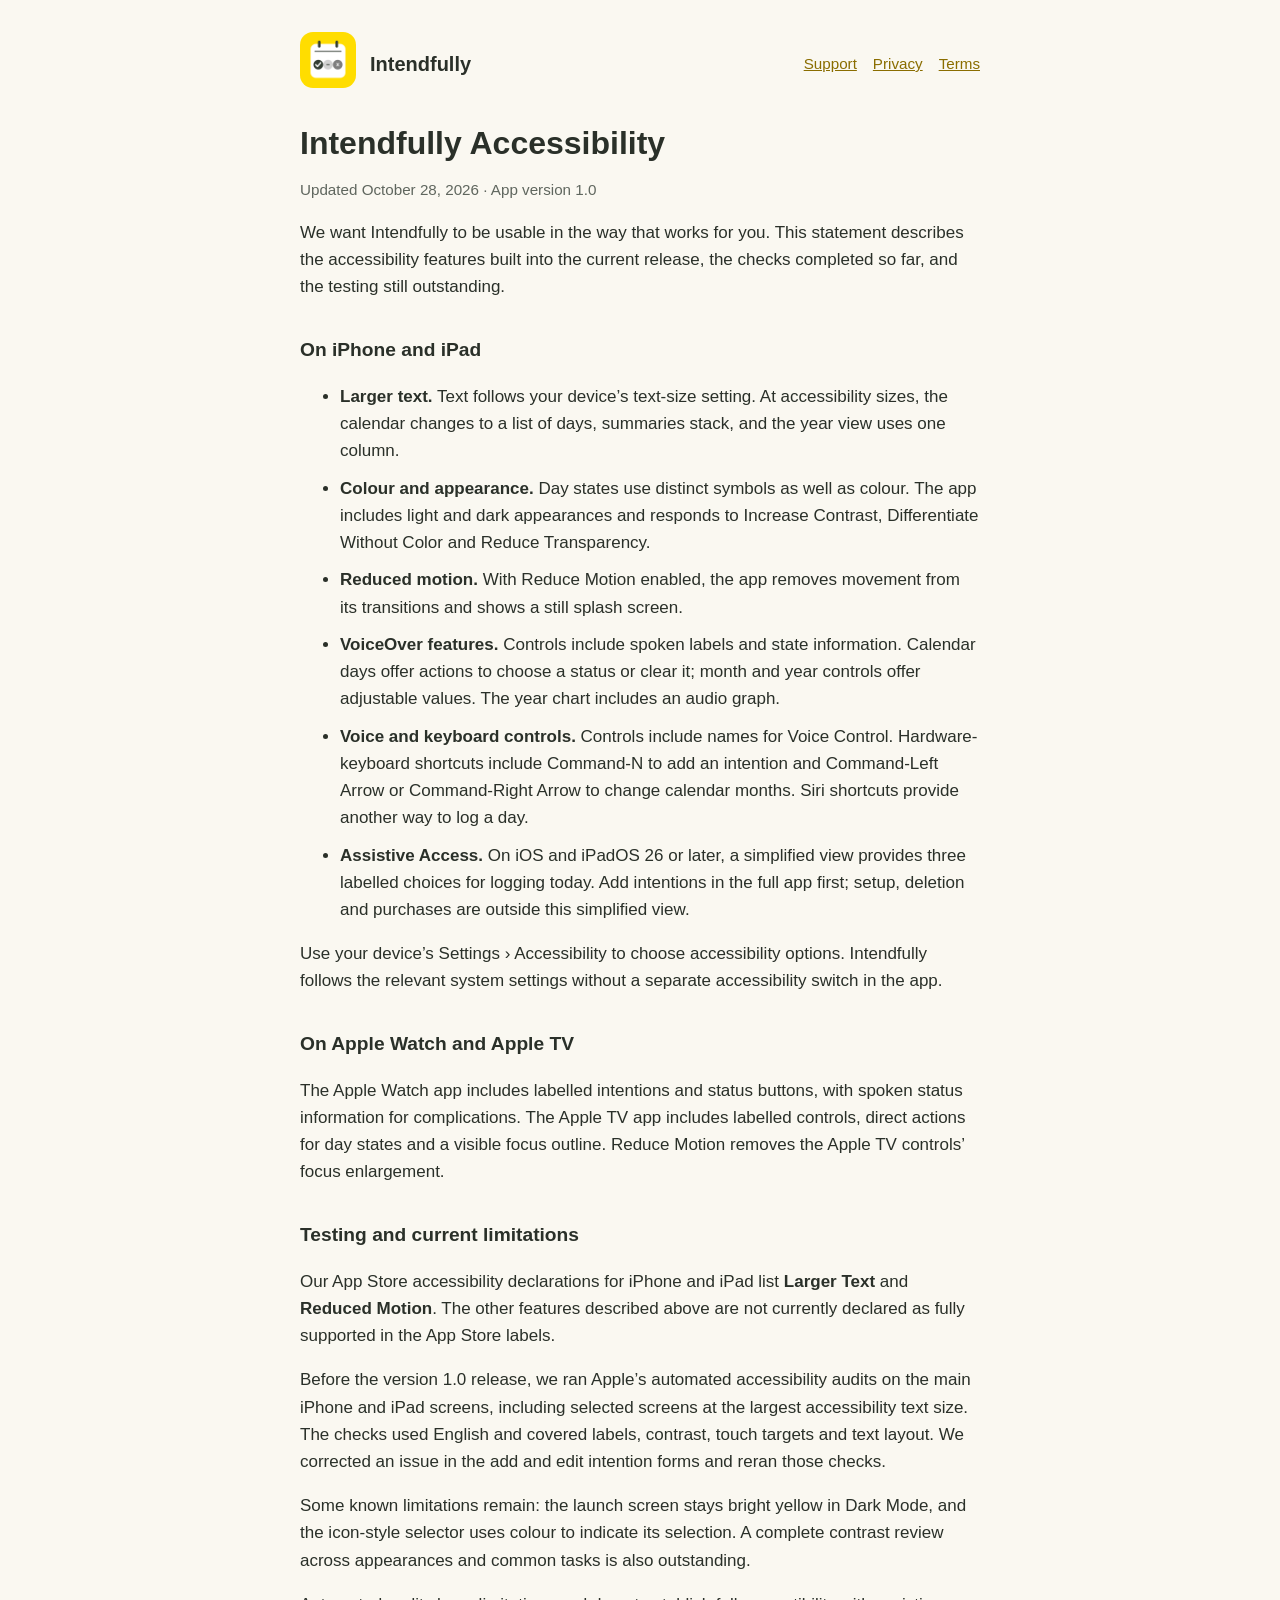
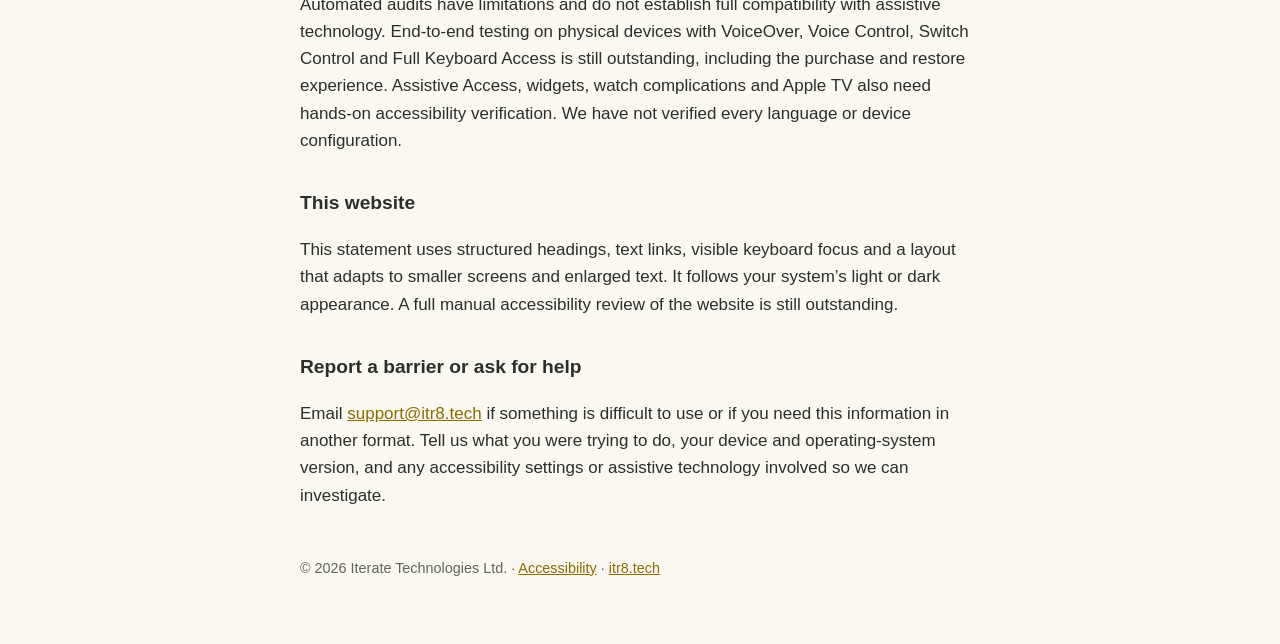
<file: intendfully/accessibility.html>
<!doctype html>
<html lang="en">
<head>
  <meta charset="utf-8">
  <meta name="viewport" content="width=device-width, initial-scale=1">
  <meta name="color-scheme" content="light dark">
  <title>Intendfully Accessibility</title>
  <meta name="description" content="Accessibility features in Intendfully, what we have tested, and how to report a barrier or ask for help.">
  <link rel="icon" type="image/png" href="icon-256.png">
  <style>
    :root { color-scheme: light dark; --bg:#faf8f1; --text:#2a3029; --muted:#5f665e; --link:#8a6d00; }
    @media (prefers-color-scheme: dark) { :root { --bg:#141614; --text:#eef0ea; --muted:#a3a99f; --link:#ffd700; } }
    * { box-sizing: border-box; }
    body { margin:0; background:var(--bg); color:var(--text); font:17px/1.6 -apple-system, BlinkMacSystemFont, "Segoe UI", Roboto, sans-serif; }
    .page { max-width:720px; margin:0 auto; padding:32px 20px 64px; }
    header.site { display:flex; align-items:center; gap:14px; margin-bottom:28px; }
    header.site img { width:56px; height:56px; border-radius:13px; }
    header.site a.name { font-weight:700; font-size:1.25rem; color:var(--text); text-decoration:none; }
    nav { margin-left:auto; display:flex; flex-wrap:wrap; gap:16px; font-size:.95rem; }
    a { color:var(--link); overflow-wrap:anywhere; }
    a:focus-visible { outline:3px solid var(--link); outline-offset:4px; }
    .skip-link { position:absolute; left:20px; top:0; padding:8px 12px; background:var(--bg); transform:translateY(-150%); }
    .skip-link:focus { transform:translateY(0); }
    h1 { font-size:2rem; line-height:1.2; margin:.2em 0 .4em; }
    h2 { font-size:1.2rem; margin:1.8em 0 .4em; }
    li + li { margin-top:.6em; }
    .muted { color:var(--muted); font-size:.95rem; }
    footer { margin-top:48px; color:var(--muted); font-size:.9rem; }
    @media (max-width:600px) { header.site { flex-wrap:wrap; } nav { flex-basis:100%; margin-left:0; } }
  </style>
</head>
<body>
<a class="skip-link" href="#content">Skip to content</a>
<div class="page">
  <header class="site">
    <a href="./"><img src="icon-256.png" alt="Intendfully home"></a>
    <a class="name" href="./">Intendfully</a>
    <nav aria-label="Intendfully"><a href="support.html">Support</a><a href="privacy.html">Privacy</a><a href="terms.html">Terms</a></nav>
  </header>

  <main id="content" tabindex="-1">
    <h1>Intendfully Accessibility</h1>
    <p class="muted">Updated October 28, 2026 &middot; App version 1.0</p>
    <p>We want Intendfully to be usable in the way that works for you. This statement describes the accessibility features built into the current release, the checks completed so far, and the testing still outstanding.</p>

    <h2>On iPhone and iPad</h2>
    <ul>
      <li><strong>Larger text.</strong> Text follows your device&rsquo;s text-size setting. At accessibility sizes, the calendar changes to a list of days, summaries stack, and the year view uses one column.</li>
      <li><strong>Colour and appearance.</strong> Day states use distinct symbols as well as colour. The app includes light and dark appearances and responds to Increase Contrast, Differentiate Without Color and Reduce Transparency.</li>
      <li><strong>Reduced motion.</strong> With Reduce Motion enabled, the app removes movement from its transitions and shows a still splash screen.</li>
      <li><strong>VoiceOver features.</strong> Controls include spoken labels and state information. Calendar days offer actions to choose a status or clear it; month and year controls offer adjustable values. The year chart includes an audio graph.</li>
      <li><strong>Voice and keyboard controls.</strong> Controls include names for Voice Control. Hardware-keyboard shortcuts include Command-N to add an intention and Command-Left Arrow or Command-Right Arrow to change calendar months. Siri shortcuts provide another way to log a day.</li>
      <li><strong>Assistive Access.</strong> On iOS and iPadOS 26 or later, a simplified view provides three labelled choices for logging today. Add intentions in the full app first; setup, deletion and purchases are outside this simplified view.</li>
    </ul>
    <p>Use your device&rsquo;s Settings &rsaquo; Accessibility to choose accessibility options. Intendfully follows the relevant system settings without a separate accessibility switch in the app.</p>

    <h2>On Apple Watch and Apple TV</h2>
    <p>The Apple Watch app includes labelled intentions and status buttons, with spoken status information for complications. The Apple TV app includes labelled controls, direct actions for day states and a visible focus outline. Reduce Motion removes the Apple TV controls&rsquo; focus enlargement.</p>

    <h2>Testing and current limitations</h2>
    <p>Our App Store accessibility declarations for iPhone and iPad list <strong>Larger Text</strong> and <strong>Reduced Motion</strong>. The other features described above are not currently declared as fully supported in the App Store labels.</p>
    <p>Before the version 1.0 release, we ran Apple&rsquo;s automated accessibility audits on the main iPhone and iPad screens, including selected screens at the largest accessibility text size. The checks used English and covered labels, contrast, touch targets and text layout. We corrected an issue in the add and edit intention forms and reran those checks.</p>
    <p>Some known limitations remain: the launch screen stays bright yellow in Dark Mode, and the icon-style selector uses colour to indicate its selection. A complete contrast review across appearances and common tasks is also outstanding.</p>
    <p>Automated audits have limitations and do not establish full compatibility with assistive technology. End-to-end testing on physical devices with VoiceOver, Voice Control, Switch Control and Full Keyboard Access is still outstanding, including the purchase and restore experience. Assistive Access, widgets, watch complications and Apple TV also need hands-on accessibility verification. We have not verified every language or device configuration.</p>

    <h2>This website</h2>
    <p>This statement uses structured headings, text links, visible keyboard focus and a layout that adapts to smaller screens and enlarged text. It follows your system&rsquo;s light or dark appearance. A full manual accessibility review of the website is still outstanding.</p>

    <h2>Report a barrier or ask for help</h2>
    <p>Email <a href="mailto:support@itr8.tech?subject=Intendfully%20accessibility">support@itr8.tech</a> if something is difficult to use or if you need this information in another format. Tell us what you were trying to do, your device and operating-system version, and any accessibility settings or assistive technology involved so we can investigate.</p>
  </main>

  <footer>&copy; 2026 Iterate Technologies Ltd. &middot; <a href="accessibility.html" aria-current="page">Accessibility</a> &middot; <a href="https://itr8.tech/">itr8.tech</a></footer>
</div>
</body>
</html>
</file>
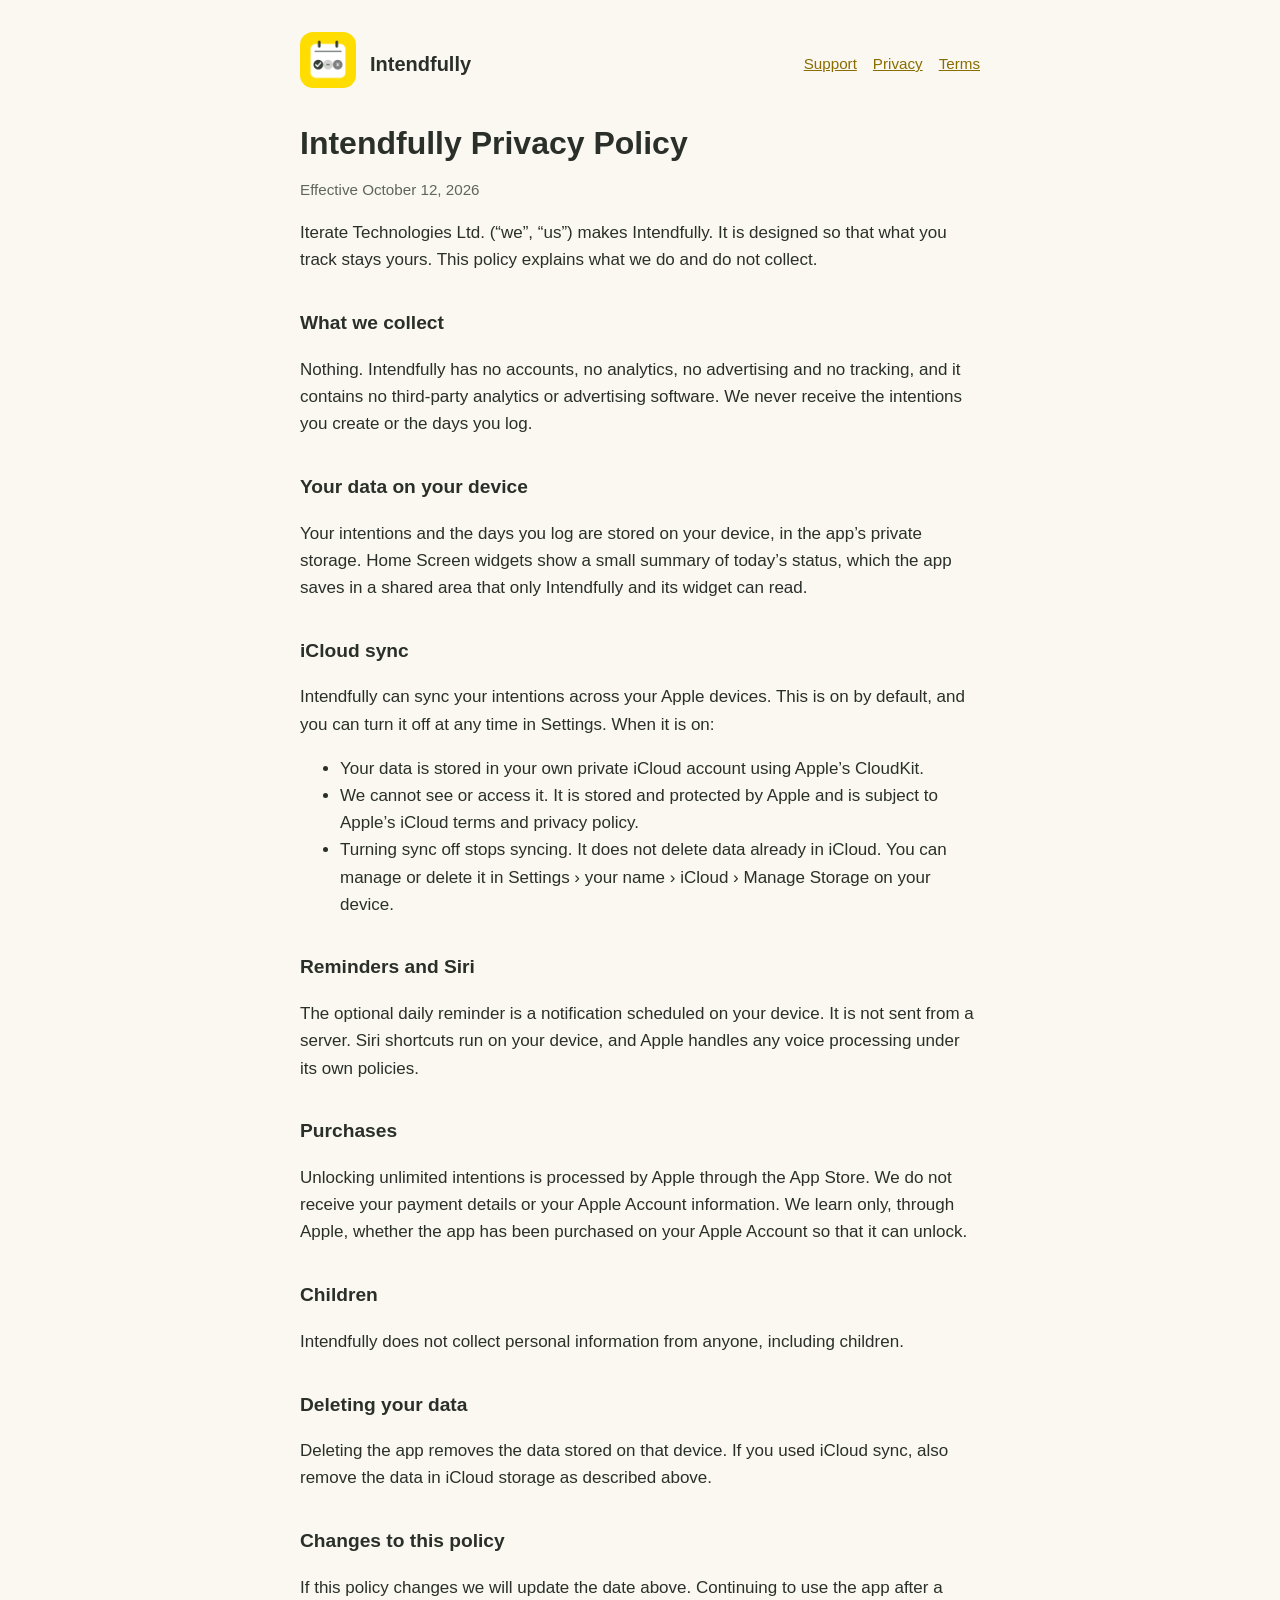
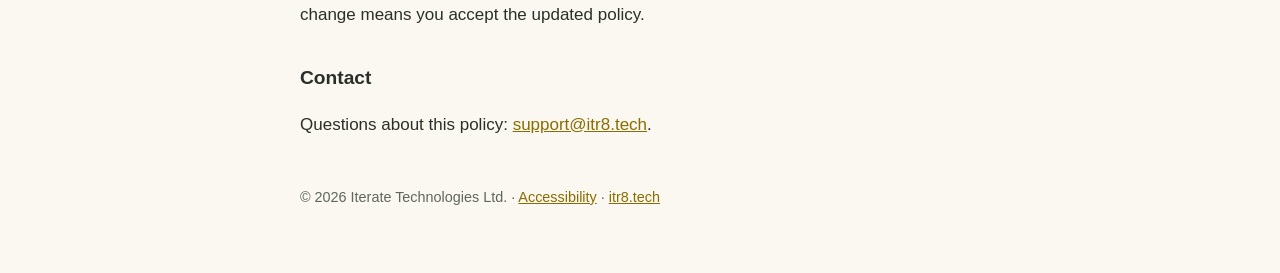
<file: intendfully/privacy.html>
<!doctype html>
<html lang="en">
<head>
  <meta charset="utf-8">
  <meta name="viewport" content="width=device-width, initial-scale=1">
  <meta name="color-scheme" content="light dark">
  <title>Intendfully Privacy Policy</title>
  <meta name="description" content="Intendfully has no accounts, no analytics and no tracking. Your data stays on your device, with optional iCloud sync.">
  <link rel="icon" type="image/png" href="icon-256.png">
  <style>
    :root { color-scheme: light dark; --bg:#faf8f1; --card:#fff; --text:#2a3029; --muted:#5f665e; --border:rgba(42,48,41,.12); --accent:#ffd700; --ink:#2a3029; --link:#8a6d00; }
    @media (prefers-color-scheme: dark) { :root { --bg:#141614; --card:#1e211e; --text:#eef0ea; --muted:#a3a99f; --border:rgba(255,255,255,.12); --link:#ffd700; } }
    * { box-sizing: border-box; }
    body { margin:0; background:var(--bg); color:var(--text); font:17px/1.6 -apple-system, BlinkMacSystemFont, "Segoe UI", Roboto, sans-serif; }
    main { max-width: 720px; margin: 0 auto; padding: 32px 20px 64px; }
    header.site { display:flex; align-items:center; gap:14px; margin-bottom: 28px; }
    header.site img { width:56px; height:56px; border-radius:13px; }
    header.site a.name { font-weight:700; font-size:1.25rem; color:var(--text); text-decoration:none; }
    nav { margin-left:auto; display:flex; gap:16px; font-size:.95rem; }
    a { color:var(--link); }
    h1 { font-size:2rem; line-height:1.2; margin:.2em 0 .4em; }
    h2 { font-size:1.2rem; margin:1.8em 0 .4em; }
    p, li { color:var(--text); }
    .muted { color:var(--muted); font-size:.95rem; }
    .card { background:var(--card); border:1px solid var(--border); border-radius:18px; padding:20px 22px; margin:16px 0; }
    .hero { background:var(--accent); color:var(--ink); border-radius:24px; padding:28px; margin:8px 0 24px; }
    .hero h1 { margin-top:0; } .hero p { color:var(--ink); }
    footer { margin-top:48px; color:var(--muted); font-size:.9rem; }
  </style>
</head>
<body>
<main>
  <header class="site">
    <a href="./"><img src="icon-256.png" alt="Intendfully app icon"></a>
    <a class="name" href="./">Intendfully</a>
    <nav><a href="support.html">Support</a><a href="privacy.html">Privacy</a><a href="terms.html">Terms</a></nav>
  </header>

  <h1>Intendfully Privacy Policy</h1>
  <p class="muted">Effective October 12, 2026</p>
  <p>Iterate Technologies Ltd. (&ldquo;we&rdquo;, &ldquo;us&rdquo;) makes Intendfully. It is designed so that what you track stays yours. This policy explains what we do and do not collect.</p>

  <h2>What we collect</h2>
  <p>Nothing. Intendfully has no accounts, no analytics, no advertising and no tracking, and it contains no third-party analytics or advertising software. We never receive the intentions you create or the days you log.</p>

  <h2>Your data on your device</h2>
  <p>Your intentions and the days you log are stored on your device, in the app&rsquo;s private storage. Home Screen widgets show a small summary of today&rsquo;s status, which the app saves in a shared area that only Intendfully and its widget can read.</p>

  <h2>iCloud sync</h2>
  <p>Intendfully can sync your intentions across your Apple devices. This is on by default, and you can turn it off at any time in Settings. When it is on:</p>
  <ul>
    <li>Your data is stored in your own private iCloud account using Apple&rsquo;s CloudKit.</li>
    <li>We cannot see or access it. It is stored and protected by Apple and is subject to Apple&rsquo;s iCloud terms and privacy policy.</li>
    <li>Turning sync off stops syncing. It does not delete data already in iCloud. You can manage or delete it in Settings &rsaquo; your name &rsaquo; iCloud &rsaquo; Manage Storage on your device.</li>
  </ul>

  <h2>Reminders and Siri</h2>
  <p>The optional daily reminder is a notification scheduled on your device. It is not sent from a server. Siri shortcuts run on your device, and Apple handles any voice processing under its own policies.</p>

  <h2>Purchases</h2>
  <p>Unlocking unlimited intentions is processed by Apple through the App Store. We do not receive your payment details or your Apple Account information. We learn only, through Apple, whether the app has been purchased on your Apple Account so that it can unlock.</p>

  <h2>Children</h2>
  <p>Intendfully does not collect personal information from anyone, including children.</p>

  <h2>Deleting your data</h2>
  <p>Deleting the app removes the data stored on that device. If you used iCloud sync, also remove the data in iCloud storage as described above.</p>

  <h2>Changes to this policy</h2>
  <p>If this policy changes we will update the date above. Continuing to use the app after a change means you accept the updated policy.</p>

  <h2>Contact</h2>
  <p>Questions about this policy: <a href="mailto:support@itr8.tech">support@itr8.tech</a>.</p>

  <footer>&copy; 2026 Iterate Technologies Ltd. &middot; <a href="accessibility.html">Accessibility</a> &middot; <a href="https://itr8.tech/">itr8.tech</a></footer>
</main>
</body>
</html>
</file>
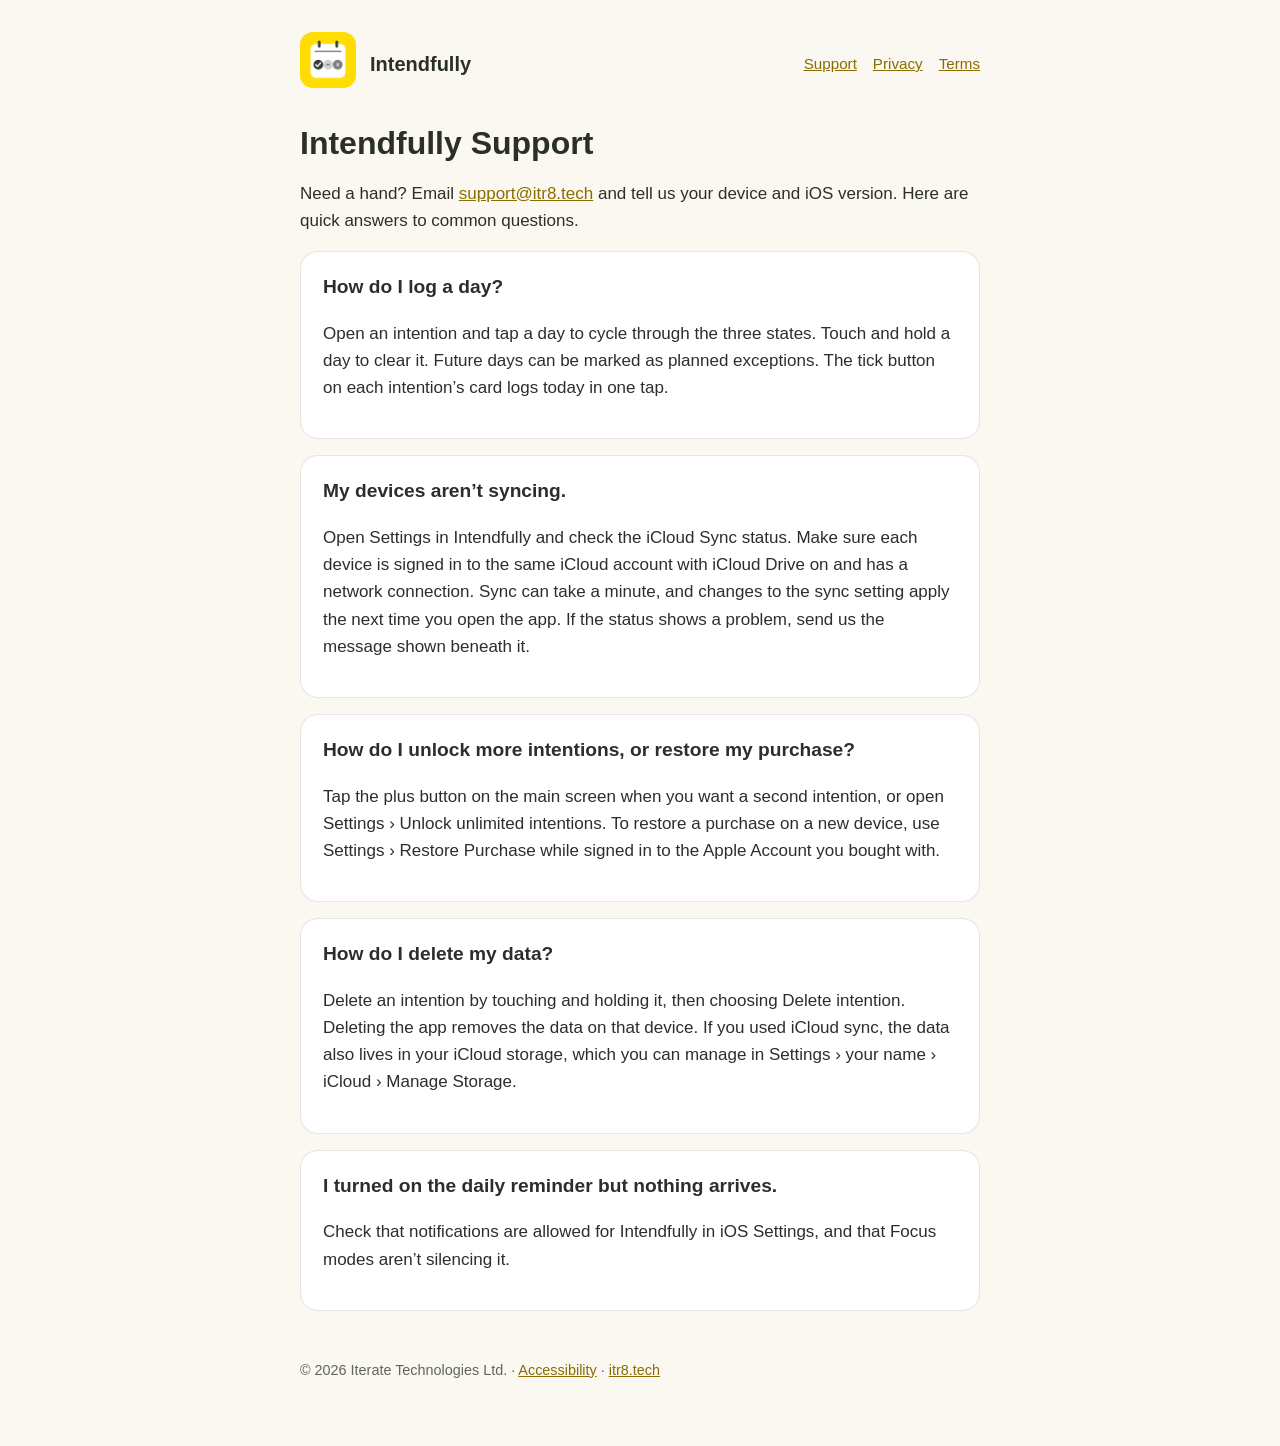
<file: intendfully/support.html>
<!doctype html>
<html lang="en">
<head>
  <meta charset="utf-8">
  <meta name="viewport" content="width=device-width, initial-scale=1">
  <meta name="color-scheme" content="light dark">
  <title>Intendfully Support</title>
  <meta name="description" content="Help with Intendfully: sync, purchases, and contacting us.">
  <link rel="icon" type="image/png" href="icon-256.png">
  <style>
    :root { color-scheme: light dark; --bg:#faf8f1; --card:#fff; --text:#2a3029; --muted:#5f665e; --border:rgba(42,48,41,.12); --accent:#ffd700; --ink:#2a3029; --link:#8a6d00; }
    @media (prefers-color-scheme: dark) { :root { --bg:#141614; --card:#1e211e; --text:#eef0ea; --muted:#a3a99f; --border:rgba(255,255,255,.12); --link:#ffd700; } }
    * { box-sizing: border-box; }
    body { margin:0; background:var(--bg); color:var(--text); font:17px/1.6 -apple-system, BlinkMacSystemFont, "Segoe UI", Roboto, sans-serif; }
    main { max-width: 720px; margin: 0 auto; padding: 32px 20px 64px; }
    header.site { display:flex; align-items:center; gap:14px; margin-bottom: 28px; }
    header.site img { width:56px; height:56px; border-radius:13px; }
    header.site a.name { font-weight:700; font-size:1.25rem; color:var(--text); text-decoration:none; }
    nav { margin-left:auto; display:flex; gap:16px; font-size:.95rem; }
    a { color:var(--link); }
    h1 { font-size:2rem; line-height:1.2; margin:.2em 0 .4em; }
    h2 { font-size:1.2rem; margin:1.8em 0 .4em; }
    p, li { color:var(--text); }
    .muted { color:var(--muted); font-size:.95rem; }
    .card { background:var(--card); border:1px solid var(--border); border-radius:18px; padding:20px 22px; margin:16px 0; }
    .hero { background:var(--accent); color:var(--ink); border-radius:24px; padding:28px; margin:8px 0 24px; }
    .hero h1 { margin-top:0; } .hero p { color:var(--ink); }
    footer { margin-top:48px; color:var(--muted); font-size:.9rem; }
  </style>
</head>
<body>
<main>
  <header class="site">
    <a href="./"><img src="icon-256.png" alt="Intendfully app icon"></a>
    <a class="name" href="./">Intendfully</a>
    <nav><a href="support.html">Support</a><a href="privacy.html">Privacy</a><a href="terms.html">Terms</a></nav>
  </header>

  <h1>Intendfully Support</h1>
  <p>Need a hand? Email <a href="mailto:support@itr8.tech">support@itr8.tech</a> and tell us your device and iOS version. Here are quick answers to common questions.</p>

  <div class="card">
    <h2 style="margin-top:0">How do I log a day?</h2>
    <p>Open an intention and tap a day to cycle through the three states. Touch and hold a day to clear it. Future days can be marked as planned exceptions. The tick button on each intention&rsquo;s card logs today in one tap.</p>
  </div>
  <div class="card">
    <h2 style="margin-top:0">My devices aren&rsquo;t syncing.</h2>
    <p>Open Settings in Intendfully and check the iCloud Sync status. Make sure each device is signed in to the same iCloud account with iCloud Drive on and has a network connection. Sync can take a minute, and changes to the sync setting apply the next time you open the app. If the status shows a problem, send us the message shown beneath it.</p>
  </div>
  <div class="card">
    <h2 style="margin-top:0">How do I unlock more intentions, or restore my purchase?</h2>
    <p>Tap the plus button on the main screen when you want a second intention, or open Settings &rsaquo; Unlock unlimited intentions. To restore a purchase on a new device, use Settings &rsaquo; Restore Purchase while signed in to the Apple Account you bought with.</p>
  </div>
  <div class="card">
    <h2 style="margin-top:0">How do I delete my data?</h2>
    <p>Delete an intention by touching and holding it, then choosing Delete intention. Deleting the app removes the data on that device. If you used iCloud sync, the data also lives in your iCloud storage, which you can manage in Settings &rsaquo; your name &rsaquo; iCloud &rsaquo; Manage Storage.</p>
  </div>
  <div class="card">
    <h2 style="margin-top:0">I turned on the daily reminder but nothing arrives.</h2>
    <p>Check that notifications are allowed for Intendfully in iOS Settings, and that Focus modes aren&rsquo;t silencing it.</p>
  </div>

  <footer>&copy; 2026 Iterate Technologies Ltd. &middot; <a href="accessibility.html">Accessibility</a> &middot; <a href="https://itr8.tech/">itr8.tech</a></footer>
</main>
</body>
</html>
</file>
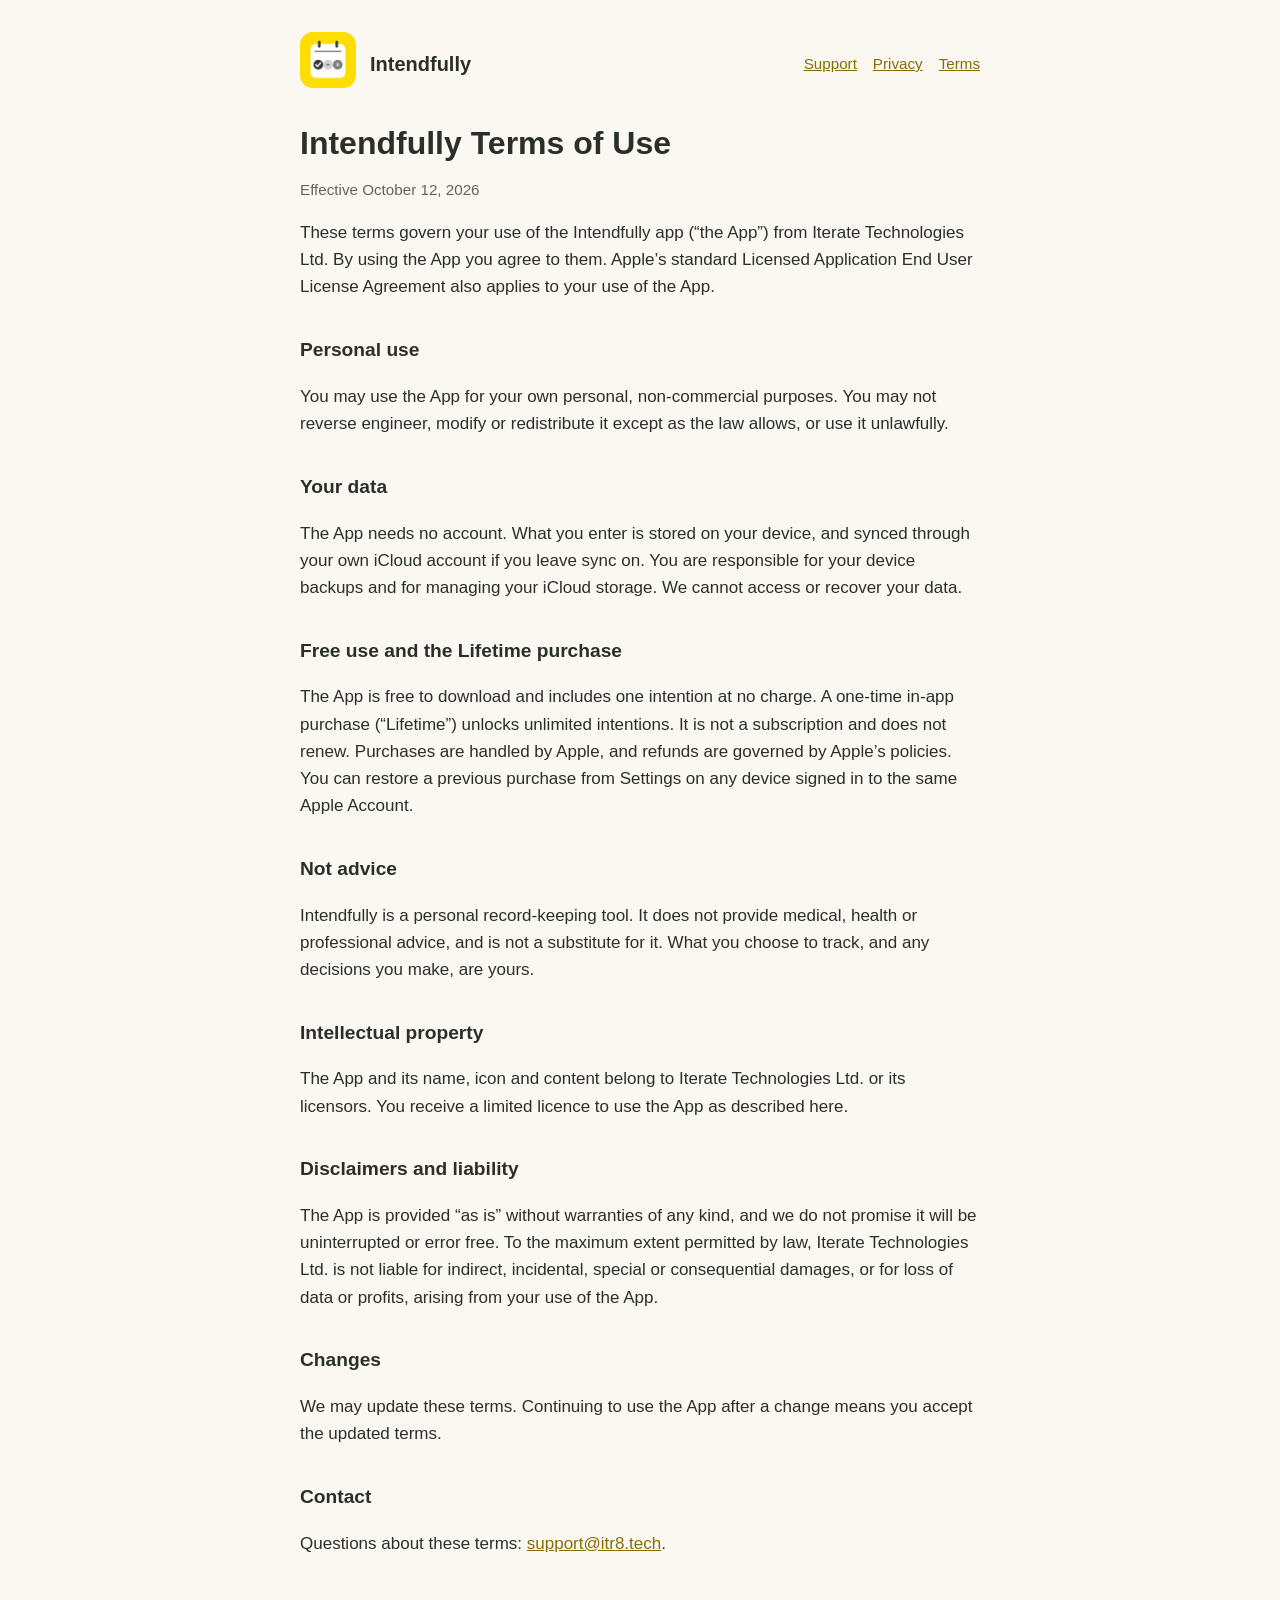
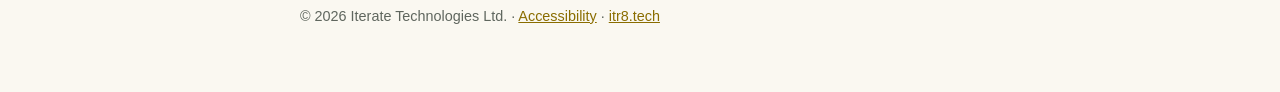
<file: intendfully/terms.html>
<!doctype html>
<html lang="en">
<head>
  <meta charset="utf-8">
  <meta name="viewport" content="width=device-width, initial-scale=1">
  <meta name="color-scheme" content="light dark">
  <title>Intendfully Terms of Use</title>
  <meta name="description" content="Terms of use for the Intendfully iOS app.">
  <link rel="icon" type="image/png" href="icon-256.png">
  <style>
    :root { color-scheme: light dark; --bg:#faf8f1; --card:#fff; --text:#2a3029; --muted:#5f665e; --border:rgba(42,48,41,.12); --accent:#ffd700; --ink:#2a3029; --link:#8a6d00; }
    @media (prefers-color-scheme: dark) { :root { --bg:#141614; --card:#1e211e; --text:#eef0ea; --muted:#a3a99f; --border:rgba(255,255,255,.12); --link:#ffd700; } }
    * { box-sizing: border-box; }
    body { margin:0; background:var(--bg); color:var(--text); font:17px/1.6 -apple-system, BlinkMacSystemFont, "Segoe UI", Roboto, sans-serif; }
    main { max-width: 720px; margin: 0 auto; padding: 32px 20px 64px; }
    header.site { display:flex; align-items:center; gap:14px; margin-bottom: 28px; }
    header.site img { width:56px; height:56px; border-radius:13px; }
    header.site a.name { font-weight:700; font-size:1.25rem; color:var(--text); text-decoration:none; }
    nav { margin-left:auto; display:flex; gap:16px; font-size:.95rem; }
    a { color:var(--link); }
    h1 { font-size:2rem; line-height:1.2; margin:.2em 0 .4em; }
    h2 { font-size:1.2rem; margin:1.8em 0 .4em; }
    p, li { color:var(--text); }
    .muted { color:var(--muted); font-size:.95rem; }
    .card { background:var(--card); border:1px solid var(--border); border-radius:18px; padding:20px 22px; margin:16px 0; }
    .hero { background:var(--accent); color:var(--ink); border-radius:24px; padding:28px; margin:8px 0 24px; }
    .hero h1 { margin-top:0; } .hero p { color:var(--ink); }
    footer { margin-top:48px; color:var(--muted); font-size:.9rem; }
  </style>
</head>
<body>
<main>
  <header class="site">
    <a href="./"><img src="icon-256.png" alt="Intendfully app icon"></a>
    <a class="name" href="./">Intendfully</a>
    <nav><a href="support.html">Support</a><a href="privacy.html">Privacy</a><a href="terms.html">Terms</a></nav>
  </header>

  <h1>Intendfully Terms of Use</h1>
  <p class="muted">Effective October 12, 2026</p>
  <p>These terms govern your use of the Intendfully app (&ldquo;the App&rdquo;) from Iterate Technologies Ltd. By using the App you agree to them. Apple&rsquo;s standard Licensed Application End User License Agreement also applies to your use of the App.</p>

  <h2>Personal use</h2>
  <p>You may use the App for your own personal, non-commercial purposes. You may not reverse engineer, modify or redistribute it except as the law allows, or use it unlawfully.</p>

  <h2>Your data</h2>
  <p>The App needs no account. What you enter is stored on your device, and synced through your own iCloud account if you leave sync on. You are responsible for your device backups and for managing your iCloud storage. We cannot access or recover your data.</p>

  <h2>Free use and the Lifetime purchase</h2>
  <p>The App is free to download and includes one intention at no charge. A one-time in-app purchase (&ldquo;Lifetime&rdquo;) unlocks unlimited intentions. It is not a subscription and does not renew. Purchases are handled by Apple, and refunds are governed by Apple&rsquo;s policies. You can restore a previous purchase from Settings on any device signed in to the same Apple Account.</p>

  <h2>Not advice</h2>
  <p>Intendfully is a personal record-keeping tool. It does not provide medical, health or professional advice, and is not a substitute for it. What you choose to track, and any decisions you make, are yours.</p>

  <h2>Intellectual property</h2>
  <p>The App and its name, icon and content belong to Iterate Technologies Ltd. or its licensors. You receive a limited licence to use the App as described here.</p>

  <h2>Disclaimers and liability</h2>
  <p>The App is provided &ldquo;as is&rdquo; without warranties of any kind, and we do not promise it will be uninterrupted or error free. To the maximum extent permitted by law, Iterate Technologies Ltd. is not liable for indirect, incidental, special or consequential damages, or for loss of data or profits, arising from your use of the App.</p>

  <h2>Changes</h2>
  <p>We may update these terms. Continuing to use the App after a change means you accept the updated terms.</p>

  <h2>Contact</h2>
  <p>Questions about these terms: <a href="mailto:support@itr8.tech">support@itr8.tech</a>.</p>

  <footer>&copy; 2026 Iterate Technologies Ltd. &middot; <a href="accessibility.html">Accessibility</a> &middot; <a href="https://itr8.tech/">itr8.tech</a></footer>
</main>
</body>
</html>
</file>
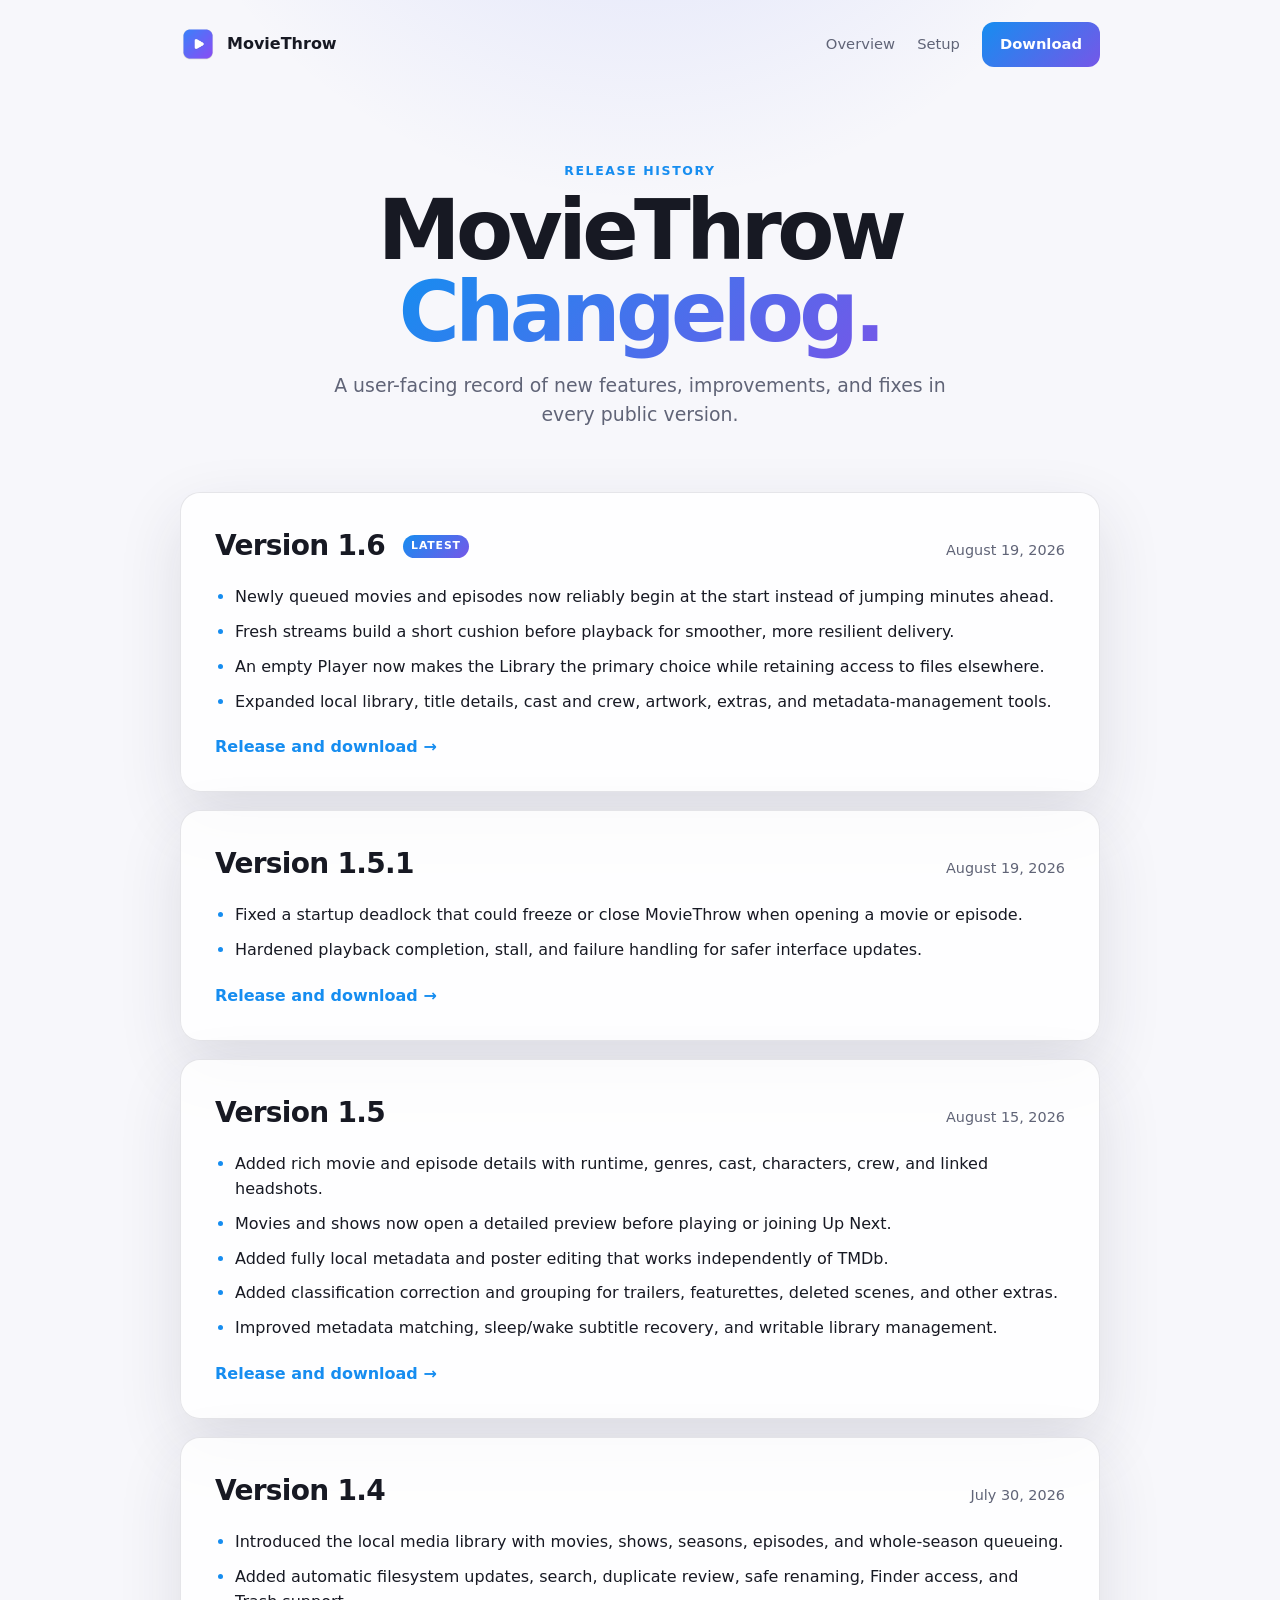
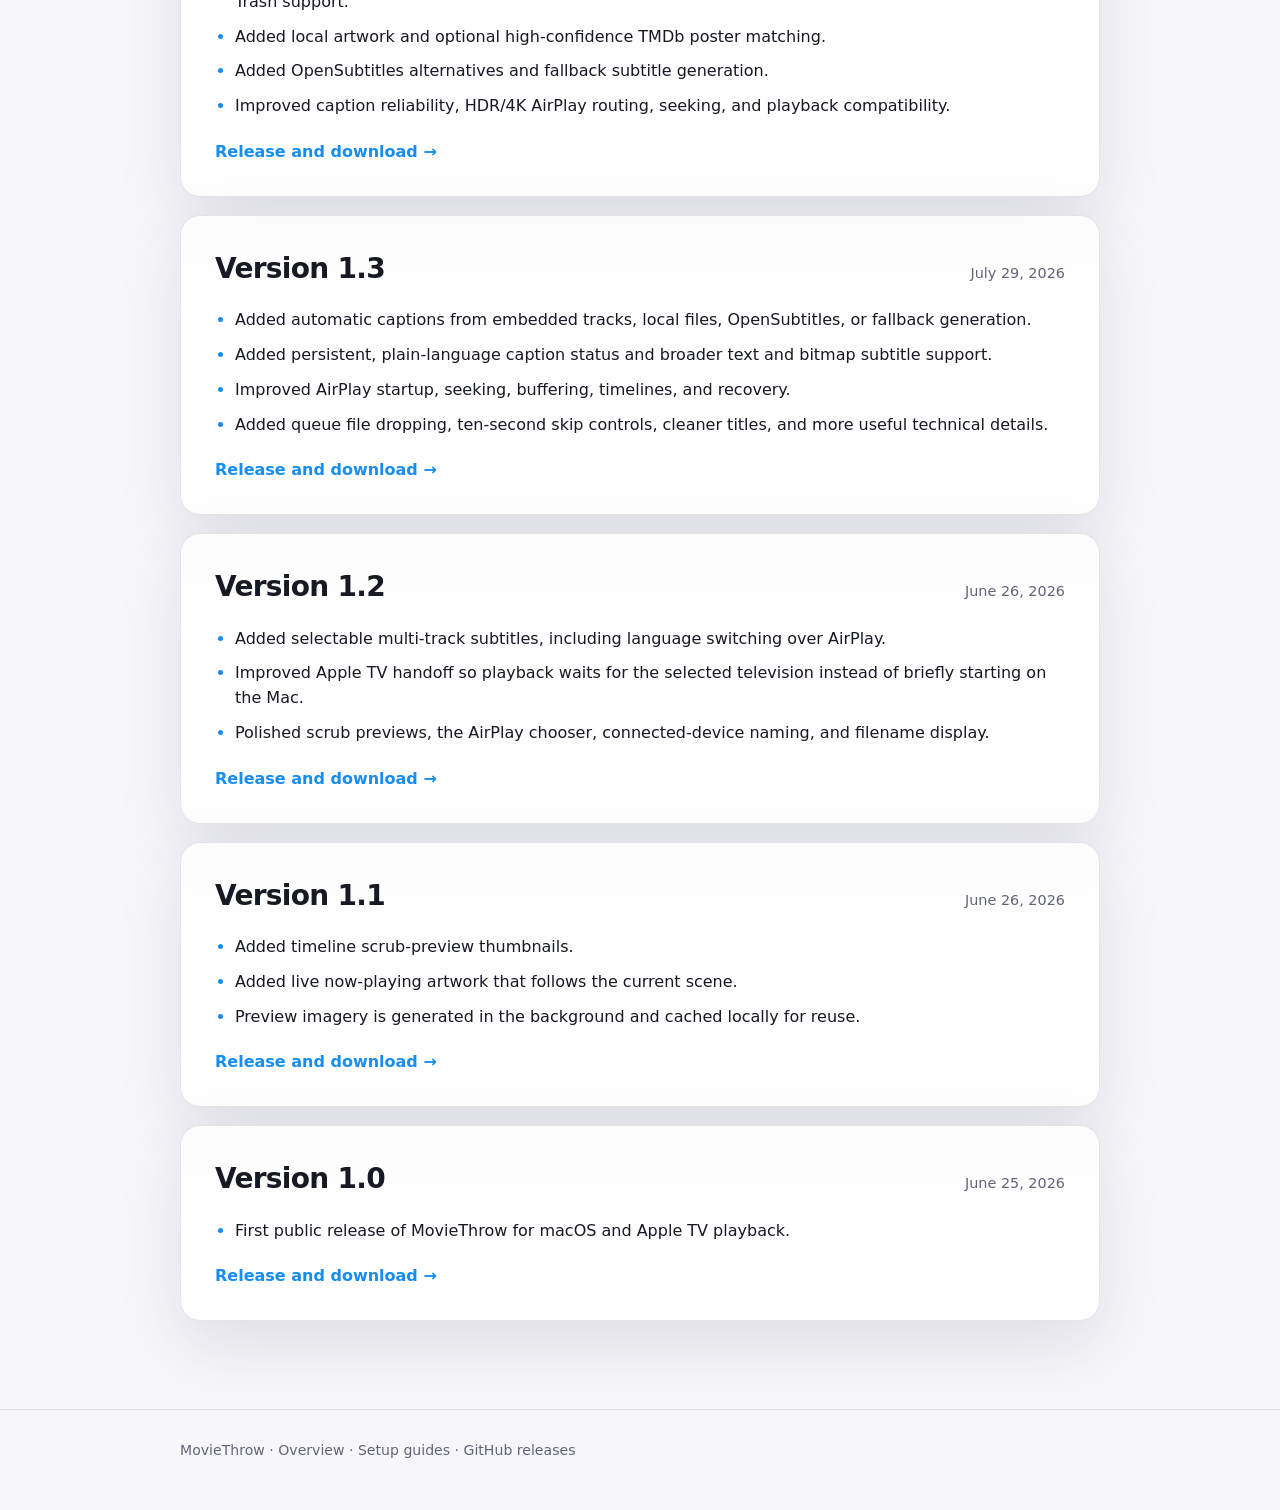
<file: moviethrow/changelog.html>
<!doctype html>
<html lang="en">
<head>
  <meta charset="utf-8">
  <meta name="viewport" content="width=device-width, initial-scale=1">
  <meta name="color-scheme" content="light dark">
  <title>MovieThrow Changelog</title>
  <meta name="description" content="What is new, improved, and fixed in every version of MovieThrow.">
  <link rel="icon" type="image/png" href="icon-256.png">
  <style>
    :root {
      color-scheme: light dark;
      --bg: #f7f7fb; --surface: rgba(255,255,255,.82); --text: #171923;
      --muted: #606477; --border: rgba(31,35,55,.11); --blue: #168df0;
      --purple: #7557e8; --shadow: 0 24px 65px rgba(38,42,65,.12);
      --glow: rgba(76,102,241,.18); --gradient: linear-gradient(135deg,var(--blue),var(--purple));
    }
    @media (prefers-color-scheme: dark) {
      :root {
        --bg: #090a11; --surface: rgba(24,26,38,.82); --text: #f3f4f8;
        --muted: #a4a8b8; --border: rgba(255,255,255,.1);
        --shadow: 0 26px 70px rgba(0,0,0,.4); --glow: rgba(104,88,255,.25);
      }
    }
    * { box-sizing: border-box; }
    body {
      margin: 0; color: var(--text); background: radial-gradient(circle at 50% -10%,var(--glow),transparent 32rem),var(--bg);
      font-family: -apple-system,BlinkMacSystemFont,"SF Pro Display",system-ui,sans-serif;
      line-height: 1.55; -webkit-font-smoothing: antialiased;
    }
    a { color: inherit; text-decoration: none; }
    .wrap { width: min(920px,calc(100% - 40px)); margin-inline: auto; }
    nav { display: flex; align-items: center; justify-content: space-between; padding: 22px 0; }
    .brand { display: flex; align-items: center; gap: 11px; font-weight: 760; }
    .brand img { width: 36px; height: 36px; border-radius: 9px; }
    .nav-actions { display: flex; gap: 22px; align-items: center; color: var(--muted); font-size: .92rem; }
    .button { padding: 11px 18px; border-radius: 12px; color: white; font-weight: 700; background: var(--gradient); }
    header { padding: 72px 0 62px; text-align: center; }
    .eyebrow { color: var(--blue); font-size: .78rem; font-weight: 760; letter-spacing: .13em; text-transform: uppercase; }
    h1 { margin: 10px 0 18px; font-size: clamp(3rem,8vw,5.2rem); line-height: .98; letter-spacing: -.055em; }
    .gradient { background: var(--gradient); background-clip: text; -webkit-background-clip: text; color: transparent; -webkit-text-fill-color: transparent; }
    header p { max-width: 630px; margin: 0 auto; color: var(--muted); font-size: 1.18rem; }
    main { display: grid; gap: 18px; padding-bottom: 88px; }
    .release { padding: 31px 34px; border: 1px solid var(--border); border-radius: 20px; background: var(--surface); box-shadow: var(--shadow); }
    .release-head { display: flex; align-items: baseline; justify-content: space-between; gap: 20px; margin-bottom: 18px; }
    h2 { margin: 0; font-size: 1.75rem; letter-spacing: -.025em; }
    time { color: var(--muted); font-size: .9rem; white-space: nowrap; }
    .latest { display: inline-block; margin-left: 9px; padding: 3px 8px; border-radius: 99px; color: white; background: var(--gradient); font-size: .68rem; font-weight: 800; letter-spacing: .08em; vertical-align: middle; }
    ul { margin: 0; padding-left: 1.25rem; }
    li + li { margin-top: 10px; }
    li::marker { color: var(--blue); }
    .release-link { display: inline-block; margin-top: 21px; color: var(--blue); font-weight: 680; }
    footer { border-top: 1px solid var(--border); padding: 30px 0 48px; color: var(--muted); font-size: .88rem; }
    @media (max-width: 620px) {
      .wrap { width: min(100% - 28px,920px); }
      .nav-actions > a:first-child { display: none; }
      header { padding-top: 48px; }
      .release { padding: 25px 23px; }
      .release-head { display: block; }
      time { display: block; margin-top: 5px; }
    }
  </style>
</head>
<body>
  <nav class="wrap" aria-label="Primary navigation">
    <a class="brand" href="./"><img src="icon-256.png" alt="">MovieThrow</a>
    <div class="nav-actions"><a href="./">Overview</a><a href="setup.html">Setup</a><a class="button" href="https://github.com/itr8tech/itr8.tech/releases/latest/download/MovieThrow-1.6.dmg">Download</a></div>
  </nav>

  <header class="wrap">
    <div class="eyebrow">Release history</div>
    <h1>MovieThrow<br><span class="gradient">Changelog.</span></h1>
    <p>A user-facing record of new features, improvements, and fixes in every public version.</p>
  </header>

  <main class="wrap">
    <article class="release">
      <div class="release-head"><h2>Version 1.6 <span class="latest">LATEST</span></h2><time datetime="2026-08-19">August 19, 2026</time></div>
      <ul>
        <li>Newly queued movies and episodes now reliably begin at the start instead of jumping minutes ahead.</li>
        <li>Fresh streams build a short cushion before playback for smoother, more resilient delivery.</li>
        <li>An empty Player now makes the Library the primary choice while retaining access to files elsewhere.</li>
        <li>Expanded local library, title details, cast and crew, artwork, extras, and metadata-management tools.</li>
      </ul>
      <a class="release-link" href="https://github.com/itr8tech/itr8.tech/releases/tag/moviethrow-v1.6">Release and download →</a>
    </article>

    <article class="release">
      <div class="release-head"><h2>Version 1.5.1</h2><time datetime="2026-08-19">August 19, 2026</time></div>
      <ul>
        <li>Fixed a startup deadlock that could freeze or close MovieThrow when opening a movie or episode.</li>
        <li>Hardened playback completion, stall, and failure handling for safer interface updates.</li>
      </ul>
      <a class="release-link" href="https://github.com/itr8tech/itr8.tech/releases/tag/moviethrow-v1.5.1">Release and download →</a>
    </article>

    <article class="release">
      <div class="release-head"><h2>Version 1.5</h2><time datetime="2026-08-15">August 15, 2026</time></div>
      <ul>
        <li>Added rich movie and episode details with runtime, genres, cast, characters, crew, and linked headshots.</li>
        <li>Movies and shows now open a detailed preview before playing or joining Up Next.</li>
        <li>Added fully local metadata and poster editing that works independently of TMDb.</li>
        <li>Added classification correction and grouping for trailers, featurettes, deleted scenes, and other extras.</li>
        <li>Improved metadata matching, sleep/wake subtitle recovery, and writable library management.</li>
      </ul>
      <a class="release-link" href="https://github.com/itr8tech/itr8.tech/releases/tag/moviethrow-v1.5">Release and download →</a>
    </article>

    <article class="release">
      <div class="release-head"><h2>Version 1.4</h2><time datetime="2026-07-30">July 30, 2026</time></div>
      <ul>
        <li>Introduced the local media library with movies, shows, seasons, episodes, and whole-season queueing.</li>
        <li>Added automatic filesystem updates, search, duplicate review, safe renaming, Finder access, and Trash support.</li>
        <li>Added local artwork and optional high-confidence TMDb poster matching.</li>
        <li>Added OpenSubtitles alternatives and fallback subtitle generation.</li>
        <li>Improved caption reliability, HDR/4K AirPlay routing, seeking, and playback compatibility.</li>
      </ul>
      <a class="release-link" href="https://github.com/itr8tech/itr8.tech/releases/tag/moviethrow-v1.4">Release and download →</a>
    </article>

    <article class="release">
      <div class="release-head"><h2>Version 1.3</h2><time datetime="2026-07-29">July 29, 2026</time></div>
      <ul>
        <li>Added automatic captions from embedded tracks, local files, OpenSubtitles, or fallback generation.</li>
        <li>Added persistent, plain-language caption status and broader text and bitmap subtitle support.</li>
        <li>Improved AirPlay startup, seeking, buffering, timelines, and recovery.</li>
        <li>Added queue file dropping, ten-second skip controls, cleaner titles, and more useful technical details.</li>
      </ul>
      <a class="release-link" href="https://github.com/itr8tech/itr8.tech/releases/tag/moviethrow-v1.3">Release and download →</a>
    </article>

    <article class="release">
      <div class="release-head"><h2>Version 1.2</h2><time datetime="2026-06-26">June 26, 2026</time></div>
      <ul>
        <li>Added selectable multi-track subtitles, including language switching over AirPlay.</li>
        <li>Improved Apple TV handoff so playback waits for the selected television instead of briefly starting on the Mac.</li>
        <li>Polished scrub previews, the AirPlay chooser, connected-device naming, and filename display.</li>
      </ul>
      <a class="release-link" href="https://github.com/itr8tech/itr8.tech/releases/tag/moviethrow-v1.2">Release and download →</a>
    </article>

    <article class="release">
      <div class="release-head"><h2>Version 1.1</h2><time datetime="2026-06-26">June 26, 2026</time></div>
      <ul>
        <li>Added timeline scrub-preview thumbnails.</li>
        <li>Added live now-playing artwork that follows the current scene.</li>
        <li>Preview imagery is generated in the background and cached locally for reuse.</li>
      </ul>
      <a class="release-link" href="https://github.com/itr8tech/itr8.tech/releases/tag/moviethrow-v1.1">Release and download →</a>
    </article>

    <article class="release">
      <div class="release-head"><h2>Version 1.0</h2><time datetime="2026-06-25">June 25, 2026</time></div>
      <ul><li>First public release of MovieThrow for macOS and Apple TV playback.</li></ul>
      <a class="release-link" href="https://github.com/itr8tech/itr8.tech/releases/tag/moviethrow-v1.0">Release and download →</a>
    </article>
  </main>

  <footer><div class="wrap">MovieThrow · <a href="./">Overview</a> · <a href="setup.html">Setup guides</a> · <a href="https://github.com/itr8tech/itr8.tech/releases">GitHub releases</a></div></footer>
</body>
</html>
</file>
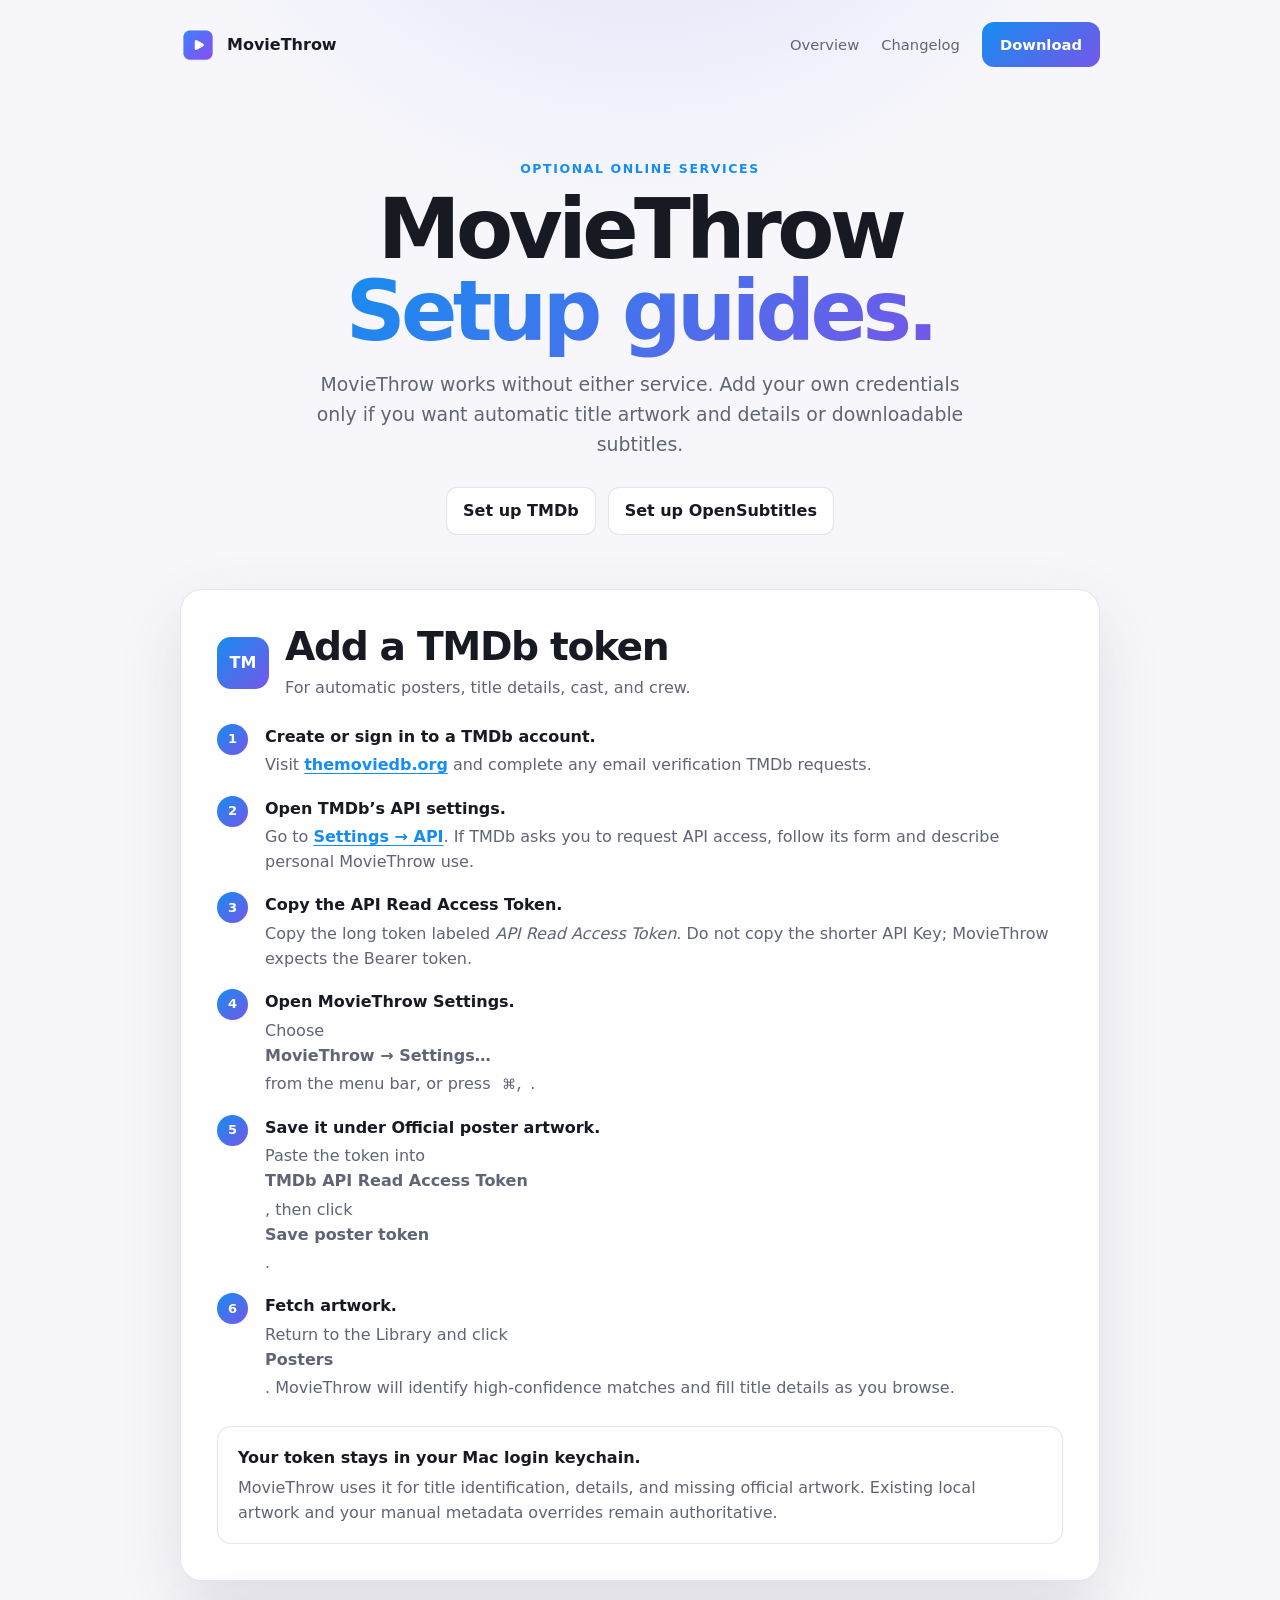
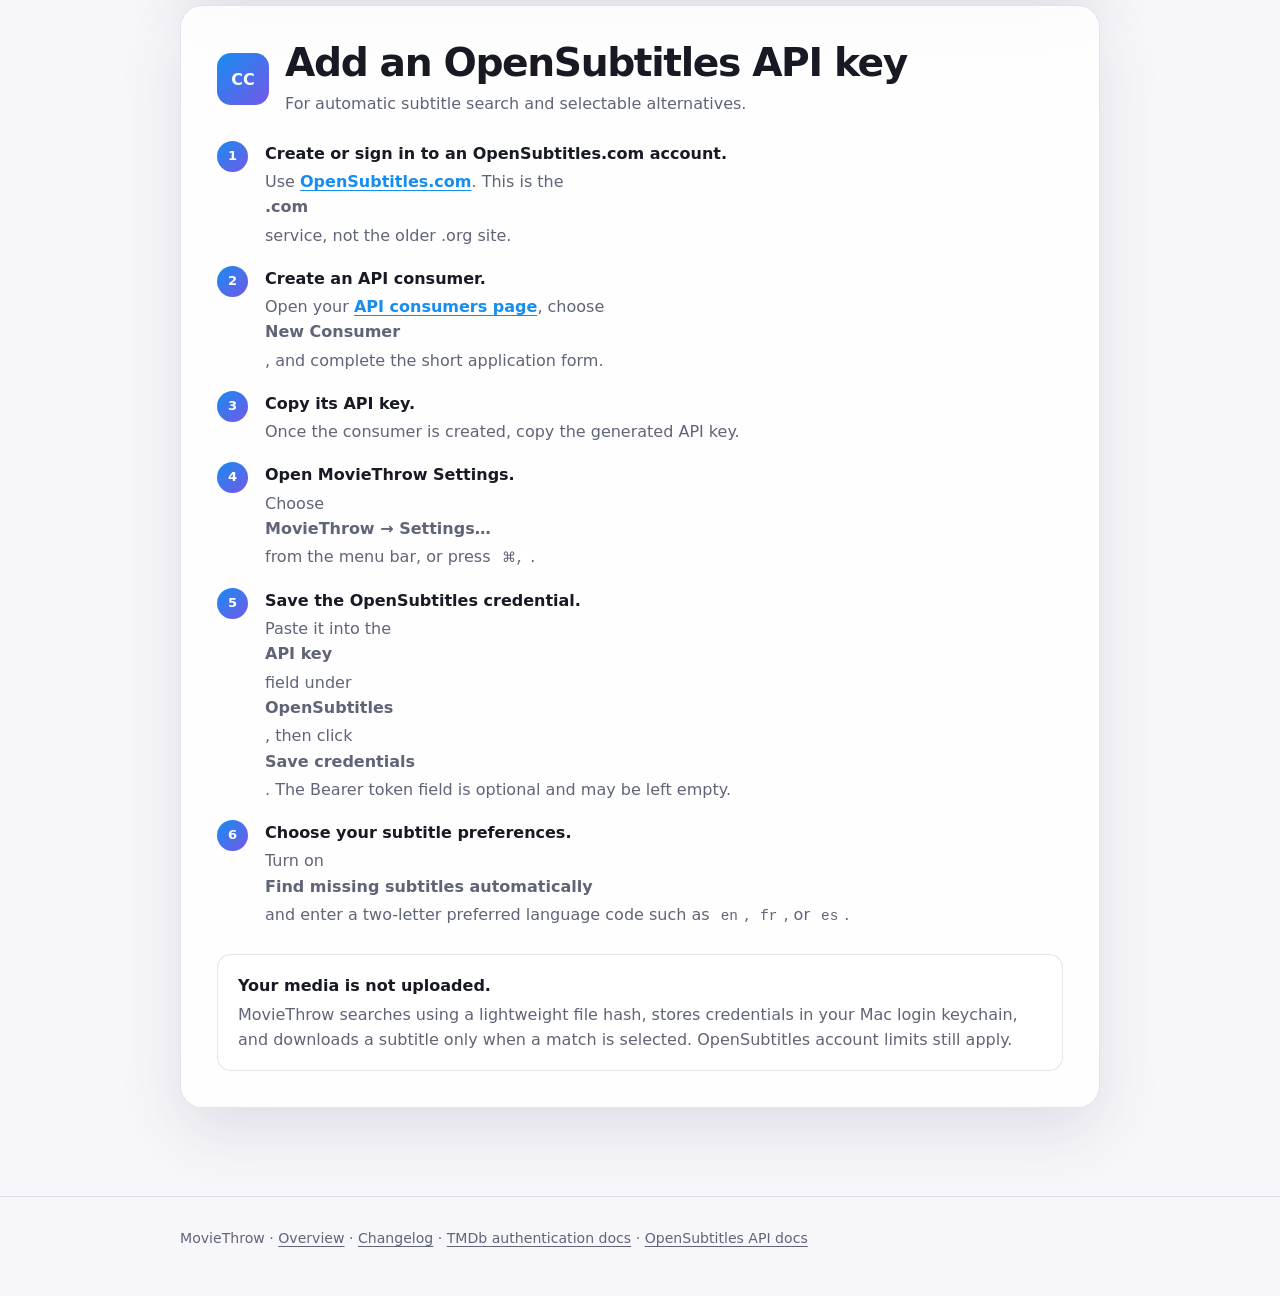
<file: moviethrow/setup.html>
<!doctype html>
<html lang="en">
<head>
  <meta charset="utf-8">
  <meta name="viewport" content="width=device-width, initial-scale=1">
  <meta name="color-scheme" content="light dark">
  <title>MovieThrow Setup Guides</title>
  <meta name="description" content="Step-by-step setup instructions for TMDb artwork and OpenSubtitles in MovieThrow.">
  <link rel="icon" type="image/png" href="icon-256.png">
  <style>
    :root {
      color-scheme: light dark;
      --bg:#f7f7fb; --surface:rgba(255,255,255,.82); --surface-solid:#fff; --text:#171923;
      --muted:#606477; --border:rgba(31,35,55,.11); --blue:#168df0; --purple:#7557e8;
      --shadow:0 24px 65px rgba(38,42,65,.12); --glow:rgba(76,102,241,.18);
      --gradient:linear-gradient(135deg,var(--blue),var(--purple));
    }
    @media (prefers-color-scheme:dark) {
      :root {
        --bg:#090a11; --surface:rgba(24,26,38,.82); --surface-solid:#151722; --text:#f3f4f8;
        --muted:#a4a8b8; --border:rgba(255,255,255,.1); --shadow:0 26px 70px rgba(0,0,0,.4);
        --glow:rgba(104,88,255,.25);
      }
    }
    * { box-sizing:border-box; }
    html { scroll-behavior:smooth; }
    body {
      margin:0; color:var(--text); background:radial-gradient(circle at 50% -10%,var(--glow),transparent 32rem),var(--bg);
      font-family:-apple-system,BlinkMacSystemFont,"SF Pro Display",system-ui,sans-serif;
      line-height:1.58; -webkit-font-smoothing:antialiased;
    }
    a { color:inherit; text-decoration:none; }
    .wrap { width:min(920px,calc(100% - 40px)); margin-inline:auto; }
    nav { display:flex; align-items:center; justify-content:space-between; padding:22px 0; }
    .brand { display:flex; align-items:center; gap:11px; font-weight:760; }
    .brand img { width:36px; height:36px; border-radius:9px; }
    .nav-actions { display:flex; gap:22px; align-items:center; color:var(--muted); font-size:.92rem; }
    .button { display:inline-block; padding:11px 18px; border-radius:12px; color:#fff; font-weight:700; background:var(--gradient); }
    header { padding:70px 0 54px; text-align:center; }
    .eyebrow { color:var(--blue); font-size:.78rem; font-weight:760; letter-spacing:.13em; text-transform:uppercase; }
    h1 { margin:10px 0 18px; font-size:clamp(3rem,8vw,5.2rem); line-height:.98; letter-spacing:-.055em; }
    .gradient { background:var(--gradient); background-clip:text; -webkit-background-clip:text; color:transparent; -webkit-text-fill-color:transparent; }
    header p { max-width:650px; margin:0 auto; color:var(--muted); font-size:1.18rem; }
    .jump { display:flex; justify-content:center; gap:12px; flex-wrap:wrap; margin-top:28px; }
    .jump a { padding:10px 16px; border:1px solid var(--border); border-radius:11px; background:var(--surface); font-weight:680; }
    main { display:grid; gap:24px; padding-bottom:88px; }
    .guide { padding:36px; border:1px solid var(--border); border-radius:22px; background:var(--surface); box-shadow:var(--shadow); }
    .guide-head { display:flex; align-items:center; gap:16px; margin-bottom:24px; }
    .guide-icon { width:52px; height:52px; display:grid; place-items:center; flex:0 0 auto; border-radius:14px; color:#fff; background:var(--gradient); font-weight:850; }
    h2 { margin:0; font-size:clamp(1.8rem,4vw,2.45rem); letter-spacing:-.035em; line-height:1.05; }
    .summary { margin:8px 0 0; color:var(--muted); }
    ol { margin:0; padding:0; list-style:none; counter-reset:steps; display:grid; gap:18px; }
    li { position:relative; padding-left:48px; counter-increment:steps; }
    li::before {
      content:counter(steps); position:absolute; left:0; top:0; width:31px; height:31px; display:grid; place-items:center;
      border-radius:50%; color:#fff; background:var(--gradient); font-size:.82rem; font-weight:800;
    }
    li strong { display:block; margin-bottom:3px; }
    li p { margin:0; color:var(--muted); }
    .inline-link { color:var(--blue); font-weight:680; text-decoration:underline; text-underline-offset:3px; }
    .callout { margin-top:26px; padding:18px 20px; border:1px solid var(--border); border-radius:14px; background:var(--surface-solid); }
    .callout strong { display:block; margin-bottom:4px; }
    .callout p { margin:0; color:var(--muted); }
    code { padding:2px 6px; border-radius:6px; background:var(--surface-solid); font-family:ui-monospace,SFMono-Regular,monospace; font-size:.9em; }
    footer { border-top:1px solid var(--border); padding:30px 0 48px; color:var(--muted); font-size:.88rem; }
    footer a { text-decoration:underline; text-underline-offset:3px; }
    @media (max-width:620px) {
      .wrap { width:min(100% - 28px,920px); }
      .nav-actions > a:not(.button) { display:none; }
      header { padding-top:48px; }
      .guide { padding:27px 23px; }
    }
  </style>
</head>
<body>
  <nav class="wrap" aria-label="Primary navigation">
    <a class="brand" href="./"><img src="icon-256.png" alt="">MovieThrow</a>
    <div class="nav-actions"><a href="./">Overview</a><a href="changelog.html">Changelog</a><a class="button" href="https://github.com/itr8tech/itr8.tech/releases/latest/download/MovieThrow-1.6.dmg">Download</a></div>
  </nav>

  <header class="wrap">
    <div class="eyebrow">Optional online services</div>
    <h1>MovieThrow<br><span class="gradient">Setup guides.</span></h1>
    <p>MovieThrow works without either service. Add your own credentials only if you want automatic title artwork and details or downloadable subtitles.</p>
    <div class="jump"><a href="#tmdb">Set up TMDb</a><a href="#opensubtitles">Set up OpenSubtitles</a></div>
  </header>

  <main class="wrap">
    <section class="guide" id="tmdb">
      <div class="guide-head"><div class="guide-icon">TM</div><div><h2>Add a TMDb token</h2><p class="summary">For automatic posters, title details, cast, and crew.</p></div></div>
      <ol>
        <li><strong>Create or sign in to a TMDb account.</strong><p>Visit <a class="inline-link" href="https://www.themoviedb.org/signup" target="_blank" rel="noopener">themoviedb.org</a> and complete any email verification TMDb requests.</p></li>
        <li><strong>Open TMDb’s API settings.</strong><p>Go to <a class="inline-link" href="https://www.themoviedb.org/settings/api" target="_blank" rel="noopener">Settings → API</a>. If TMDb asks you to request API access, follow its form and describe personal MovieThrow use.</p></li>
        <li><strong>Copy the API Read Access Token.</strong><p>Copy the long token labeled <em>API Read Access Token</em>. Do not copy the shorter API Key; MovieThrow expects the Bearer token.</p></li>
        <li><strong>Open MovieThrow Settings.</strong><p>Choose <strong>MovieThrow → Settings…</strong> from the menu bar, or press <code>⌘,</code>.</p></li>
        <li><strong>Save it under Official poster artwork.</strong><p>Paste the token into <strong>TMDb API Read Access Token</strong>, then click <strong>Save poster token</strong>.</p></li>
        <li><strong>Fetch artwork.</strong><p>Return to the Library and click <strong>Posters</strong>. MovieThrow will identify high-confidence matches and fill title details as you browse.</p></li>
      </ol>
      <div class="callout"><strong>Your token stays in your Mac login keychain.</strong><p>MovieThrow uses it for title identification, details, and missing official artwork. Existing local artwork and your manual metadata overrides remain authoritative.</p></div>
    </section>

    <section class="guide" id="opensubtitles">
      <div class="guide-head"><div class="guide-icon">CC</div><div><h2>Add an OpenSubtitles API key</h2><p class="summary">For automatic subtitle search and selectable alternatives.</p></div></div>
      <ol>
        <li><strong>Create or sign in to an OpenSubtitles.com account.</strong><p>Use <a class="inline-link" href="https://www.opensubtitles.com/en/users/sign_up" target="_blank" rel="noopener">OpenSubtitles.com</a>. This is the <strong>.com</strong> service, not the older .org site.</p></li>
        <li><strong>Create an API consumer.</strong><p>Open your <a class="inline-link" href="https://www.opensubtitles.com/en/consumers" target="_blank" rel="noopener">API consumers page</a>, choose <strong>New Consumer</strong>, and complete the short application form.</p></li>
        <li><strong>Copy its API key.</strong><p>Once the consumer is created, copy the generated API key.</p></li>
        <li><strong>Open MovieThrow Settings.</strong><p>Choose <strong>MovieThrow → Settings…</strong> from the menu bar, or press <code>⌘,</code>.</p></li>
        <li><strong>Save the OpenSubtitles credential.</strong><p>Paste it into the <strong>API key</strong> field under <strong>OpenSubtitles</strong>, then click <strong>Save credentials</strong>. The Bearer token field is optional and may be left empty.</p></li>
        <li><strong>Choose your subtitle preferences.</strong><p>Turn on <strong>Find missing subtitles automatically</strong> and enter a two-letter preferred language code such as <code>en</code>, <code>fr</code>, or <code>es</code>.</p></li>
      </ol>
      <div class="callout"><strong>Your media is not uploaded.</strong><p>MovieThrow searches using a lightweight file hash, stores credentials in your Mac login keychain, and downloads a subtitle only when a match is selected. OpenSubtitles account limits still apply.</p></div>
    </section>
  </main>

  <footer><div class="wrap">MovieThrow · <a href="./">Overview</a> · <a href="changelog.html">Changelog</a> · <a href="https://developer.themoviedb.org/docs/authentication-application">TMDb authentication docs</a> · <a href="https://opensubtitles.stoplight.io/docs/opensubtitles-api/e3750fd63a100-getting-started">OpenSubtitles API docs</a></div></footer>
</body>
</html>
</file>
<file: assets/site.css>
:root { color-scheme: light; --bg: #fafbf9; --text: #202a2b; --muted: #5d696b; --line: #dce2df; --attic: #f6f1e7; --marquee: #eef3f8; --path: #f2f7f4; --puff: #eaf4ee; --intend: #fbf6e6; --accent: #265854; }
* { box-sizing: border-box; }
html { scroll-behavior: smooth; scroll-padding-top: 24px; }
body { margin: 0; background: var(--bg); color: var(--text); font: 17px/1.65 -apple-system, BlinkMacSystemFont, "Segoe UI", sans-serif; -webkit-font-smoothing: antialiased; }
a { color: inherit; text-underline-offset: 5px; }
a:focus-visible { outline: 3px solid var(--accent); outline-offset: 7px; border-radius: 2px; }
img { display: block; max-width: 100%; height: auto; }
figure, blockquote, h1, h2, h3, p { margin: 0; }
.page-padding { padding-inline: clamp(24px, 6vw, 120px); }
.site-header { min-height: 112px; display: flex; justify-content: space-between; align-items: center; gap: 24px; border-bottom: 1px solid var(--line); }
.brand { display: flex; align-items: center; gap: 17px; font-weight: 700; text-decoration: none; font-size: 19px; letter-spacing: -.5px; }
.brand-light { font-weight: 400; }
.brand-mark { width: 34px; height: 60px; position: relative; flex: 0 0 34px; }
.brand-mark img { position: absolute; left: 50%; top: 50%; width: 60px; max-width: none; transform: translate(-50%, -50%) rotate(270deg); }
nav { display: flex; gap: 32px; font-size: 15px; }
nav a, .site-footer a { text-decoration: none; }
nav a:hover, .site-footer a:hover { text-decoration: underline; }
.intro { display: grid; grid-template-columns: 1.2fr 1fr; align-items: center; gap: 8vw; padding-block: clamp(72px, 8vw, 140px); }
.eyebrow { font-size: 11px; line-height: 1.5; text-transform: uppercase; letter-spacing: .15em; font-weight: 650; color: var(--muted); }
h1 { margin-top: 20px; font-size: clamp(40px, 4.5vw, 80px); line-height: 1.1; letter-spacing: -.055em; font-weight: 650; }
h1 span { color: var(--muted); }
.text-link { display: inline-flex; align-items: center; gap: 24px; font-weight: 600; font-size: 16px; text-decoration-thickness: 1px; }
.text-link span { display: inline-block; transition: transform .18s ease; }
.text-link:hover span { transform: translate(3px, -2px); }
.philosophy, .intro .dictionary-entry { border-left: 1px solid var(--line); padding-left: clamp(24px, 3.5vw, 64px); }
.explore, .intro-link { margin-top: 32px; }
blockquote { font: 400 clamp(25px, 2.4vw, 42px)/1.4 Georgia, "Times New Roman", serif; letter-spacing: -.025em; text-wrap: balance; }
.philosophy figcaption { margin-top: 24px; font-size: 13px; color: var(--muted); }
.projects-heading { border-block: 1px solid var(--line); padding-block: 25px; display: flex; gap: 20px; justify-content: space-between; align-items: center; }
.projects-heading h2 { font-size: 15px; font-weight: 650; }
.projects-heading > span { font-size: 13px; color: var(--muted); }
.project { display: grid; grid-template-columns: 1fr 1.1fr; gap: clamp(40px, 7vw, 120px); align-items: center; padding-block: 80px; border-bottom: 1px solid var(--line); }
.atticbox { background: var(--attic); }
.marquee { background: var(--marquee); }
.pathcurator { background: var(--path); }
.pufftab { background: var(--puff); }
.intendfully { background: var(--intend); }
.project-identity { display: flex; align-items: center; gap: 18px; margin-bottom: 32px; }
.app-icon { width: 64px; height: 64px; object-fit: cover; border-radius: 15px; flex-shrink: 0; }
.marquee-icon, .atticbox-icon { object-fit: contain; }
h3 { font-size: clamp(23px, 2.25vw, 36px); letter-spacing: -.04em; line-height: 1.3; font-weight: 650; margin-top: 4px; }
.project-lead { font-size: clamp(26px, 2.7vw, 44px); line-height: 1.2; letter-spacing: -.035em; font-weight: 550; margin-bottom: 23px; }
.project-copy > p:not(.project-lead) { color: var(--muted); max-width: 60ch; margin-top: 16px; font-size: 16px; }
.features { list-style: none; margin: 26px 0 30px; padding: 0; display: flex; flex-wrap: wrap; gap: 8px 18px; font-size: 12px; color: var(--muted); }
.features li::before { content: '•'; margin-right: 7px; color: var(--accent); }
.project-visual { min-width: 0; }
.project-visual figcaption { text-align: center; font-size: 12px; margin-top: 24px; color: var(--muted); }
.tv-frame { background: #171b20; border: 8px solid #171b20; border-radius: 13px; box-shadow: 0 25px 50px -25px #17223170; position: relative; }
.tv-frame img { width: 100%; aspect-ratio: 16/9; object-fit: cover; border-radius: 5px; }
.tv-frame::after { content: ''; display: block; position: absolute; bottom: -15px; left: 25%; width: 50%; height: 7px; background: #333c43; border-radius: 0 0 6px 6px; }
.atticbox .project-copy, .pathcurator .project-copy, .intendfully .project-copy { grid-column: 2; grid-row: 1; }
.atticbox .project-visual, .pathcurator .project-visual, .intendfully .project-visual { grid-column: 1; grid-row: 1; }
.pathway-visual { padding: clamp(24px, 3vw, 48px); border-block: 1px solid var(--line); }
.pathway-heading { display: flex; align-items: center; gap: 20px; justify-content: space-between; }
.pathway-symbol { color: var(--accent); font-size: 30px; }
.pathway { list-style: none; margin: 30px 0 10px; padding: 0; }
.pathway li { display: flex; gap: 22px; position: relative; padding-bottom: 34px; }
.pathway li:not(:last-child)::after { content: ''; position: absolute; width: 1px; background: var(--line); top: 48px; bottom: 0; left: 23px; }
.step-number { display: grid; place-items: center; width: 48px; height: 48px; flex-shrink: 0; border: 1px solid var(--line); border-radius: 50%; font-size: 13px; color: var(--accent); }
.pathway small { display: block; font-size: 12px; color: var(--muted); }
.pathway strong { display: block; font-size: clamp(16px, 1.4vw, 22px); font-weight: 550; line-height: 1.4; }
.pathway-visual figcaption { text-align: left; margin-top: 0; }
.pufftab-wordmark { width: 250px; margin-top: 12px; }
.mac-visual img { width: 100%; border-radius: 10px; box-shadow: 0 25px 50px -25px #17223170; }
.mac-visual .shot-dark { display: none; }
.phone-visual { display: flex; flex-direction: column; align-items: center; }
.phone-frame { width: clamp(210px, 21vw, 270px); border: 6px solid #26302d; border-radius: 32px; overflow: hidden; background: #fff; box-shadow: 0 24px 45px -22px #26302d65; }
.phone-frame img { width: 100%; }
.contact { padding-block: 80px; display: flex; align-items: center; justify-content: space-between; gap: 32px; }
.dictionary-entry { max-width: 48ch; }
.dictionary-entry h2 { font: 400 clamp(48px, 4.5vw, 72px)/1.1 Georgia, "Times New Roman", serif; letter-spacing: -.04em; }
.dictionary-entry dfn { font-style: normal; }
.dictionary-pronunciation { display: flex; align-items: baseline; flex-wrap: wrap; gap: 20px; margin-top: 16px; color: var(--muted); font-size: 16px; }
.dictionary-part { font-family: Georgia, "Times New Roman", serif; font-style: italic; }
.dictionary-definitions { margin: 26px 0 0; padding: 22px 0 0 24px; border-top: 1px solid var(--line); font-size: 17px; }
.dictionary-definitions li { padding-left: 8px; text-wrap: pretty; }
.dictionary-definitions li + li { margin-top: 10px; }
.dictionary-definitions li::marker { color: var(--muted); font: italic 15px Georgia, "Times New Roman", serif; }
.contact .philosophy { max-width: 800px; }
.contact .text-link { flex-shrink: 0; font-size: clamp(19px, 2vw, 28px); }
.site-footer { border-top: 1px solid var(--line); display: flex; justify-content: space-between; gap: 20px; padding-block: 26px; color: var(--muted); font-size: 12px; }
.skip-link { position: absolute; top: -100px; left: 24px; padding: 12px 20px; background: var(--bg); z-index: 10; }
.skip-link:focus { top: 12px; }
.sr-only { position: absolute; width: 1px; height: 1px; padding: 0; margin: -1px; overflow: hidden; clip-path: inset(50%); white-space: nowrap; border: 0; }
@media (prefers-color-scheme: dark) {
    :root:not([data-theme="light"]) { color-scheme: dark; --bg: #151b1d; --text: #edf1ec; --muted: #b0bcb9; --line: #35423f; --attic: #29261f; --marquee: #1c2732; --path: #1a2926; --puff: #172c24; --intend: #2d2a20; --accent: #b1d8c9; }
    :root:not([data-theme="light"]) .brand-mark img, :root:not([data-theme="light"]) .pufftab-wordmark { filter: brightness(0) invert(1); }
    :root:not([data-theme="light"]) .mac-visual .shot-light { display: none; }
    :root:not([data-theme="light"]) .mac-visual .shot-dark { display: block; }
}
:root[data-theme="dark"] { color-scheme: dark; --bg: #151b1d; --text: #edf1ec; --muted: #b0bcb9; --line: #35423f; --attic: #29261f; --marquee: #1c2732; --path: #1a2926; --puff: #172c24; --intend: #2d2a20; --accent: #b1d8c9; }
[data-theme="dark"] .brand-mark img, [data-theme="dark"] .pufftab-wordmark { filter: brightness(0) invert(1); }
[data-theme="dark"] .mac-visual .shot-light { display: none; }
[data-theme="dark"] .mac-visual .shot-dark { display: block; }
@media (min-width: 1700px) { .project { gap: 9vw; } .project-copy > p:not(.project-lead) { font-size: 18px; } .phone-frame { width: 300px; } }
@media (max-width: 900px) {
    .intro { gap: 40px; }
    .project { gap: 36px; padding-block: 64px; }
    .project-identity { gap: 12px; }
    .app-icon { width: 52px; height: 52px; border-radius: 12px; }
    .project-identity .eyebrow { font-size: 9px; }
    .features { flex-direction: column; gap: 6px; }
}
@media (max-width: 700px) {
    .site-header { min-height: 92px; gap: 16px; }
    .brand { font-size: 16px; gap: 12px; line-height: 1.3; }
    .brand-light { display: block; font-size: 13px; }
    nav { gap: 20px; font-size: 13px; }
    .intro { grid-template-columns: 1fr; padding-block: 56px; gap: 48px; }
    h1 { font-size: clamp(40px, 8vw, 56px); }
    .desktop-break { display: none; }
    .philosophy, .intro .dictionary-entry { padding-left: 24px; }
    blockquote { font-size: 26px; }
    .projects-heading { align-items: start; flex-direction: column; gap: 3px; }
    .project { grid-template-columns: 1fr; gap: 40px; padding-block: 48px; }
    .atticbox .project-copy, .pathcurator .project-copy, .intendfully .project-copy, .atticbox .project-visual, .pathcurator .project-visual, .intendfully .project-visual { grid-column: auto; grid-row: auto; }
    .project-lead { font-size: 31px; }
    .features { flex-direction: row; gap: 8px 16px; }
    .project-identity .eyebrow { font-size: 10px; }
    h3 { font-size: 27px; }
    .phone-frame { width: 250px; max-width: 85%; }
    .pathway-visual { padding: 24px 0; }
    .contact { flex-direction: column; align-items: start; padding-block: 56px; }
    .site-footer { flex-wrap: wrap; }
}
@media (prefers-reduced-motion: reduce) { html { scroll-behavior: auto; } .text-link span { transition: none; } }

@media (max-width: 380px) { .site-header { flex-wrap: wrap; padding-block: 16px; } nav { flex-basis: 100%; padding-left: 46px; } }
</file>
